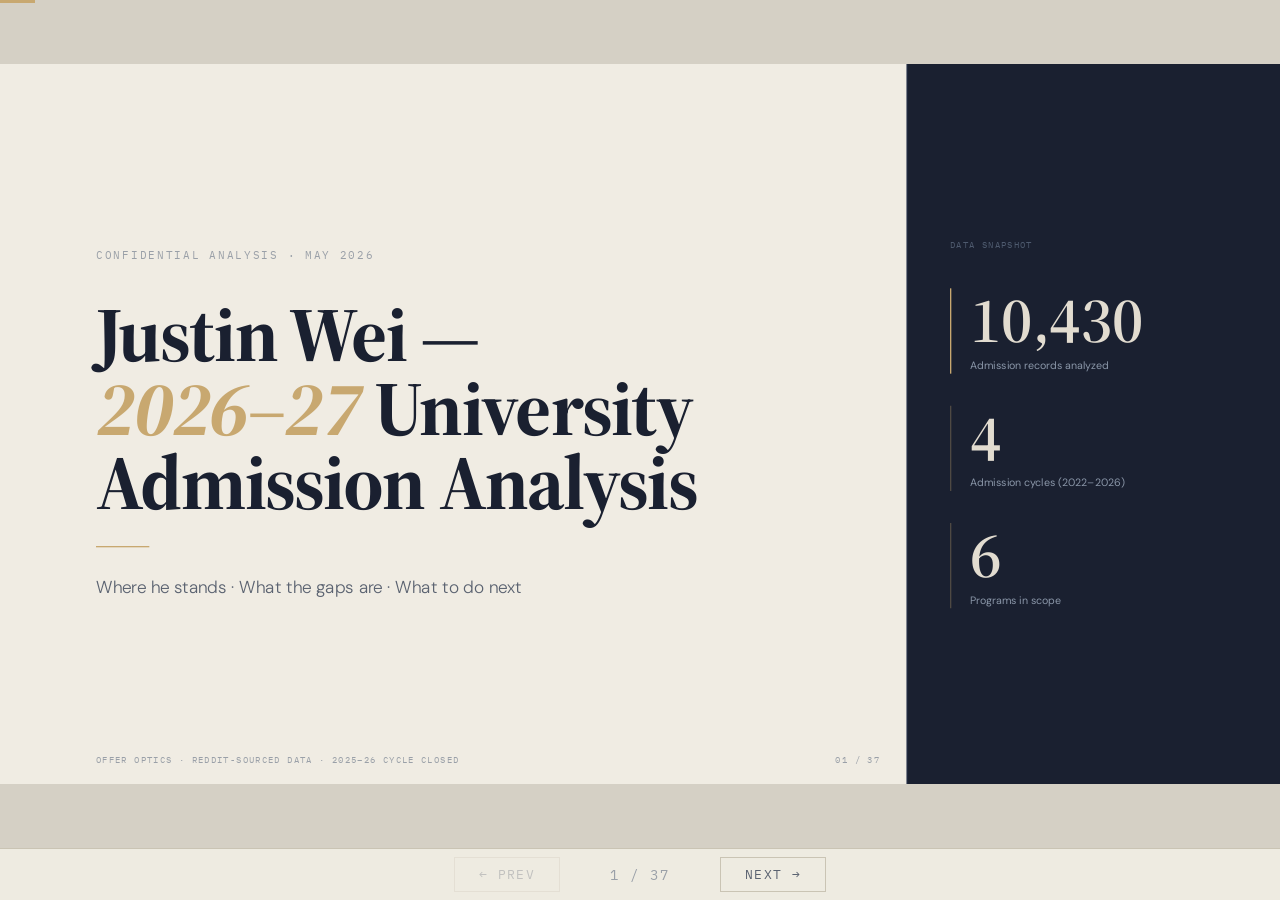
<file: docs/slides.html>
<!DOCTYPE html>
<html lang="en">
<head>
<meta charset="UTF-8">
<meta name="viewport" content="width=device-width, initial-scale=1.0">
<title>Justin Wei — 2026–27 University Admission Analysis</title>
<link rel="preconnect" href="https://fonts.googleapis.com">
<link rel="preconnect" href="https://fonts.gstatic.com" crossorigin>
<link href="https://fonts.googleapis.com/css2?family=Source+Serif+4:ital,opsz,wght@0,8..60,300;0,8..60,400;0,8..60,600;0,8..60,700;1,8..60,300;1,8..60,400;1,8..60,600;1,8..60,700&family=DM+Sans:wght@300;400;500&family=IBM+Plex+Mono:wght@400;500&display=swap" rel="stylesheet">
<style>
/* === VIEWPORT BASE === */
*, *::before, *::after { box-sizing: border-box; margin: 0; padding: 0; }
html, body { width: 100%; height: 100%; overflow: hidden; background: #D5D0C5; }
.deck-viewport { position: fixed; inset: 0; overflow: hidden; background: #D5D0C5; }
.deck-stage {
  position: absolute; left: 0; top: 0;
  width: 1920px; height: 1080px;
  overflow: hidden; transform-origin: 0 0;
}
.slide {
  position: absolute; inset: 0;
  width: 1920px; height: 1080px;
  overflow: hidden; display: block;
  visibility: hidden; opacity: 0; pointer-events: none;
}
.slide.active { visibility: visible; opacity: 1; pointer-events: auto; z-index: 1; }
img, video, canvas, svg { max-width: 100%; max-height: 100%; }
@media (prefers-reduced-motion: reduce) {
  *, *::before, *::after { animation-duration: 0.01ms !important; transition-duration: 0.2s !important; }
}

/* === SIGNAL DESIGN SYSTEM === */
:root {
  --navy:        #1C2644;
  --navy-alt:    #232F55;
  --cream:       #F0ECE3;
  --cream-alt:   #E6E0D4;
  --text-warm:   #E2DCD0;
  --text-muted-dark: #8A96A8;
  --text-hint-dark:  #4E5A6E;
  --ink:         #1A2030;
  --text-muted-light: #5A6270;
  --text-hint-light:  #9AA0A8;
  --gold:        #C8A870;
  --border-dark: #2E3D5C;
  --border-light: #CAC4B4;
  /* verdict/severity */
  --safety-bg:   #1F3D2B; --safety-fg: #6BC98E;
  --target-bg:   #1A2C50; --target-fg: #6BA4D8;
  --reach-bg:    #3D2800; --reach-fg: #D4A055;
  --critical-bg: #3D1212; --critical-fg: #E06060;
  --high-bg:     #3D2200; --high-fg:  #D4854A;
  --medium-bg:   #3D3300; --medium-fg: #C8B055;
}

/* === SURFACES === */
.slide.dark  { background: var(--navy); }
.slide.light { background: var(--cream); }

.slide.dark::before {
  content: ''; position: absolute; inset: 0; pointer-events: none;
  background-image:
    repeating-linear-gradient(0deg,   rgba(200,168,112,0.04) 0, rgba(200,168,112,0.04) 1px, transparent 1px, transparent 80px),
    repeating-linear-gradient(90deg,  rgba(200,168,112,0.04) 0, rgba(200,168,112,0.04) 1px, transparent 1px, transparent 80px);
}

/* === TYPOGRAPHY === */
.ss4   { font-family: 'Source Serif 4', serif; }
.dm    { font-family: 'DM Sans', sans-serif; }
.mono  { font-family: 'IBM Plex Mono', monospace; }

.t-display { font-family: 'Source Serif 4', serif; font-size: 116px; font-weight: 700; line-height: 0.96; letter-spacing: -0.02em; }
.t-h1      { font-family: 'Source Serif 4', serif; font-size: 80px;  font-weight: 600; line-height: 1.05; letter-spacing: -0.015em; }
.t-h2      { font-family: 'Source Serif 4', serif; font-size: 54px;  font-weight: 600; line-height: 1.1; }
.t-h3      { font-family: 'Source Serif 4', serif; font-size: 34px;  font-weight: 600; line-height: 1.2; }
.t-lead    { font-family: 'DM Sans', sans-serif;   font-size: 26px;  font-weight: 300; line-height: 1.55; }
.t-body    { font-family: 'DM Sans', sans-serif;   font-size: 20px;  font-weight: 400; line-height: 1.55; }
.t-small   { font-family: 'DM Sans', sans-serif;   font-size: 16px;  font-weight: 400; line-height: 1.5; }
.t-caption { font-family: 'IBM Plex Mono', monospace; font-size: 13px; letter-spacing: 0.12em; text-transform: uppercase; }
.t-kicker  { font-family: 'IBM Plex Mono', monospace; font-size: 17px; letter-spacing: 0.18em; text-transform: uppercase; }
.t-stat    { font-family: 'Source Serif 4', serif; font-size: 96px;  font-weight: 600; line-height: 1; }
.t-stat-sm { font-family: 'Source Serif 4', serif; font-size: 64px;  font-weight: 600; line-height: 1; }

/* italic always gold */
em { font-style: italic; color: var(--gold); }

/* colors by surface */
.dark  .c-primary   { color: var(--text-warm); }
.dark  .c-secondary { color: var(--text-muted-dark); }
.dark  .c-hint      { color: var(--text-hint-dark); }
.dark  .c-gold      { color: var(--gold); }
.light .c-primary   { color: var(--ink); }
.light .c-secondary { color: var(--text-muted-light); }
.light .c-hint      { color: var(--text-hint-light); }
.light .c-gold      { color: var(--gold); }

/* === LAYOUT PRIMITIVES === */
.pad-slide { padding: 0 144px; }
.pad-top   { padding-top: 72px; }

.gold-rule-h { height: 2px; background: var(--gold); }
.gold-rule-v { width: 2px; background: linear-gradient(to bottom, transparent 0%, var(--gold) 20%, var(--gold) 80%, transparent 100%); }

/* chrome bar */
.chrome {
  display: flex; align-items: center; justify-content: space-between;
  height: 88px; padding: 0 144px;
  border-bottom: 1px solid;
}
.dark  .chrome { border-color: var(--border-dark); }
.light .chrome { border-color: var(--border-light); }

/* content area */
.body-area {
  position: absolute;
  top: 88px; left: 0; right: 0; bottom: 80px;
  padding: 0 144px;
  display: flex; flex-direction: column; justify-content: center;
}

/* footer */
.footer-line {
  position: absolute; bottom: 0; left: 0; right: 0;
  height: 80px; padding: 0 144px;
  display: flex; align-items: center; justify-content: space-between;
  border-top: 1px solid;
}
.dark  .footer-line { border-color: var(--border-dark); }
.light .footer-line { border-color: var(--border-light); }

/* === BADGES === */
.badge {
  display: inline-flex; align-items: center;
  padding: 6px 18px; border-radius: 3px;
  font-family: 'IBM Plex Mono', monospace;
  font-size: 13px; letter-spacing: 0.1em; font-weight: 500;
  text-transform: uppercase;
}
.badge-safety   { background: var(--safety-bg);   color: var(--safety-fg); }
.badge-target   { background: var(--target-bg);   color: var(--target-fg); }
.badge-reach    { background: var(--reach-bg);    color: var(--reach-fg); }
.badge-critical { background: var(--critical-bg); color: var(--critical-fg); }
.badge-high     { background: var(--high-bg);     color: var(--high-fg); }
.badge-medium   { background: var(--medium-bg);   color: var(--medium-fg); }
.badge-strong   { background: #1F3D2B; color: #6BC98E; }
.badge-needs    { background: var(--reach-bg); color: var(--reach-fg); }
.badge-competitive { background: var(--target-bg); color: var(--target-fg); }

/* === TABLES === */
.signal-table {
  width: 100%; border-collapse: collapse;
  font-family: 'DM Sans', sans-serif;
}
.signal-table th {
  font-family: 'IBM Plex Mono', monospace;
  font-size: 13px; letter-spacing: 0.12em; text-transform: uppercase;
  font-weight: 500; padding: 0 0 20px 0; text-align: left;
  border-bottom: 1px solid;
}
.signal-table td {
  font-size: 19px; padding: 18px 0;
  border-bottom: 1px solid;
  vertical-align: middle;
}
.dark  .signal-table th { color: var(--text-hint-dark);  border-color: var(--border-dark); }
.dark  .signal-table td { color: var(--text-warm);        border-color: var(--border-dark); }
.light .signal-table th { color: var(--text-hint-light);  border-color: var(--border-light); }
.light .signal-table td { color: var(--ink);               border-color: var(--border-light); }
.signal-table td.num { font-family: 'Source Serif 4', serif; font-weight: 600; font-size: 20px; color: var(--gold); }
.signal-table td.warn { color: #E06060; font-weight: 500; }
.signal-table tr:last-child td { border-bottom: none; }

/* === CALLOUT BOXES === */
.callout {
  border-left: 3px solid var(--gold);
  padding: 20px 32px;
  background: rgba(200,168,112,0.06);
}
.callout-warn {
  border-left: 3px solid #C94040;
  padding: 20px 32px;
  background: rgba(201,64,64,0.08);
}

/* === STAT BLOCKS === */
.stat-block { border-left: 2px solid var(--gold); padding-left: 28px; }
.stat-block.dim { border-color: rgba(200,168,112,0.3); }

/* === ANIMATION === */
.slide.active .anim-up {
  animation: slideUp 0.55s ease both;
}
.slide.active .anim-up:nth-child(1) { animation-delay: 0.05s; }
.slide.active .anim-up:nth-child(2) { animation-delay: 0.15s; }
.slide.active .anim-up:nth-child(3) { animation-delay: 0.25s; }
.slide.active .anim-up:nth-child(4) { animation-delay: 0.35s; }
.slide.active .anim-up:nth-child(5) { animation-delay: 0.45s; }
.slide.active .anim-up:nth-child(6) { animation-delay: 0.55s; }

@keyframes slideUp {
  from { opacity: 0; transform: translateY(22px); }
  to   { opacity: 1; transform: translateY(0); }
}
.slide.active .anim-fade { animation: fadeIn 0.6s ease both; }
@keyframes fadeIn { from { opacity: 0; } to { opacity: 1; } }

/* === PROGRESS BAR === */
#progress-bar {
  position: fixed; top: 0; left: 0; height: 3px;
  background: var(--gold); z-index: 100;
  transition: width 0.3s ease;
}

/* === DECK CONTROLS — LIGHT THEME === */
.deck-controls {
  position: fixed; bottom: 0; left: 0; right: 0;
  height: 52px; z-index: 100;
  display: flex; align-items: center; justify-content: center; gap: 40px;
  background: rgba(240,236,227,0.95); backdrop-filter: blur(8px);
  border-top: 1px solid #CAC4B4;
}
.deck-controls button {
  background: none; border: 1px solid #CAC4B4;
  color: #5A6270; padding: 8px 24px;
  font-family: 'IBM Plex Mono', monospace; font-size: 13px;
  cursor: pointer; letter-spacing: 0.1em; text-transform: uppercase;
  transition: border-color 0.2s, color 0.2s;
}
.deck-controls button:hover { border-color: var(--gold); color: var(--gold); }
.deck-controls button:disabled { opacity: 0.3; cursor: default; }
#slide-counter { font-family: 'IBM Plex Mono', monospace; font-size: 14px; color: #9AA0A8; letter-spacing: 0.15em; min-width: 80px; text-align: center; }

/* === CHAIN (EC narrative) === */
.chain-dot {
  width: 48px; height: 48px; border-radius: 50%;
  background: #1A2030; border: 2px solid #C8A870;
  display: flex; align-items: center; justify-content: center;
  font-family: 'IBM Plex Mono', monospace; font-size: 13px;
  color: #C8A870; font-weight: 500; flex-shrink: 0;
}

/* === GPA BAR === */
.gpa-track {
  position: relative; border-radius: 4px; overflow: hidden;
  background: #E6E0D4; border: 1px solid #CAC4B4;
}
.gpa-fill {
  height: 100%; border-radius: 4px 0 0 4px;
  background: linear-gradient(to right, #CAC4B4, #C8A870);
}
</style>
</head>
<body>

<div id="progress-bar"></div>
<div class="deck-viewport">
  <div class="deck-stage" id="stage">

    <!-- ====================== SLIDE 1 — COVER ====================== -->
    <div class="slide light active" id="slide-1">
      <!-- left column -->
      <div style="position:absolute;left:144px;top:0;bottom:0;width:1000px;display:flex;flex-direction:column;justify-content:center;">
        <div class="t-kicker anim-up" style="color:#9AA0A8;margin-bottom:52px;">Confidential Analysis · May 2026</div>
        <div class="t-display anim-up" style="color:#1A2030;margin-bottom:40px;">
          Justin Wei —<br>
          <em>2026–27</em> University<br>
          Admission Analysis
        </div>
        <div class="gold-rule-h anim-up" style="width:80px;margin-bottom:40px;"></div>
        <div class="t-lead anim-up" style="color:#5A6270;">
          Where he stands · What the gaps are · What to do next
        </div>
      </div>

      <!-- right panel — dark accent -->
      <div style="position:absolute;right:0;top:0;bottom:0;width:560px;background:#1A2030;border-left:1px solid #2E3D5C;">
        <div style="position:absolute;left:64px;top:50%;transform:translateY(-50%);" class="anim-fade">
          <div class="t-caption" style="color:#4E5A6E;margin-bottom:56px;">Data Snapshot</div>
          <div style="border-left:2px solid var(--gold);padding-left:28px;margin-bottom:48px;">
            <div class="t-stat" style="color:#E2DCD0;">10,430</div>
            <div class="t-small" style="color:#8A96A8;margin-top:8px;">Admission records analyzed</div>
          </div>
          <div style="border-left:2px solid rgba(200,168,112,0.3);padding-left:28px;margin-bottom:48px;">
            <div class="t-stat" style="color:#E2DCD0;">4</div>
            <div class="t-small" style="color:#8A96A8;margin-top:8px;">Admission cycles (2022–2026)</div>
          </div>
          <div style="border-left:2px solid rgba(200,168,112,0.3);padding-left:28px;">
            <div class="t-stat" style="color:#E2DCD0;">6</div>
            <div class="t-small" style="color:#8A96A8;margin-top:8px;">Programs in scope</div>
          </div>
        </div>
      </div>

      <div class="t-caption" style="position:absolute;bottom:28px;left:144px;color:#9AA0A8;">Offer Optics · Reddit-Sourced Data · 2025–26 Cycle Closed</div>
      <div class="t-caption" style="position:absolute;bottom:28px;right:600px;color:#9AA0A8;">01 / 37</div>
    </div>

    <!-- ====================== SLIDE 2 — DATASET & METHODOLOGY ====================== -->
    <div class="slide light" id="slide-2">
      <div class="chrome">
        <div class="t-kicker" style="color:var(--text-hint-light);">Dataset</div>
        <div class="t-caption" style="color:var(--text-hint-light);">02 / 37</div>
      </div>
      <div class="body-area" style="justify-content:flex-start;padding-top:44px;">
        <div class="t-h1 anim-up" style="color:var(--ink);margin-bottom:10px;">About <em>This Analysis</em></div>
        <div class="gold-rule-h anim-up" style="width:60px;margin-bottom:32px;"></div>

        <div style="display:flex;flex-direction:column;gap:18px;max-width:1100px;" class="anim-up">
          <div class="callout">
            <div class="t-body" style="color:var(--ink);"><strong>10,430 rows</strong> across 4 Reddit-sourced cycles (2022-23 through 2025-26)</div>
          </div>
          <div class="callout">
            <div class="t-body" style="color:var(--ink);">~<strong>95%+ of Reddit reports are accepted applicants</strong> — percentiles shown are relative to the <em>admitted population</em>, not the full applicant pool</div>
          </div>
          <div class="callout">
            <div class="t-body" style="color:var(--ink);"><strong>OOP samples are small</strong> (n=4–9 per Tier-1 program) — treat floors as directional, not hard cutoffs</div>
          </div>
          <div class="callout">
            <div class="t-body" style="color:var(--ink);">2026-27 supp app questions will differ from 2025-26; <strong>prepare for the format</strong>, not specific prompts</div>
          </div>
        </div>

        <div style="margin-top:36px;" class="anim-up">
          <table class="signal-table" style="font-size:17px;max-width:1400px;">
            <thead>
              <tr>
                <th style="width:300px;">Program</th>
                <th style="width:200px;">2025-26 Acc n</th>
                <th style="width:280px;">2025-26 Rej/Def n</th>
                <th>Cycles</th>
              </tr>
            </thead>
            <tbody>
              <tr><td><strong>McMaster BHSc</strong></td><td class="num">47</td><td>45 rej</td><td>4</td></tr>
              <tr><td><strong>Queen's BHSc</strong></td><td class="num">44</td><td>11 rej · 13 WL</td><td>4</td></tr>
              <tr><td><strong>Waterloo CS</strong></td><td class="num">47</td><td>14 def · 1 rej</td><td>4</td></tr>
              <tr><td><strong>UofT / Western / Queen's LS</strong></td><td class="num">88 / 91 / 49</td><td>8 / 0 / 0</td><td>4</td></tr>
            </tbody>
          </table>
        </div>
      </div>
      <div class="footer-line">
        <div class="t-caption" style="color:var(--text-hint-light);">Offer Optics · May 2026</div>
      </div>
    </div>

    <!-- ====================== SLIDE 3 — SECTION DIVIDER: Justin's Goals ====================== -->
    <div class="slide light" id="slide-3">
      <div style="position:absolute;inset:0;display:flex;flex-direction:column;justify-content:center;padding:0 200px;">
        <div class="t-caption" style="color:#9AA0A8;margin-bottom:24px;">SECTION 01</div>
        <div class="gold-rule-h" style="width:64px;margin-bottom:32px;"></div>
        <div class="t-display" style="color:#1A2030;">Justin's Goals</div>
        <div class="t-lead" style="color:#5A6270;margin-top:28px;">Two different games. Six programs.</div>
      </div>
    </div>

    <!-- ====================== SLIDE 4 — TIER 1 GOALS ====================== -->
    <div class="slide light" id="slide-4">
      <div class="chrome">
        <div class="t-kicker" style="color:var(--text-hint-light);">Justin's Goals — Tier 1</div>
        <div class="t-caption" style="color:var(--text-hint-light);">04 / 37</div>
      </div>
      <div class="body-area" style="justify-content:flex-start;padding-top:40px;">
        <div class="t-h1 anim-up" style="color:var(--ink);margin-bottom:10px;">Tier 1 Targets: <em>A Different Game</em></div>
        <div class="gold-rule-h anim-up" style="width:60px;margin-bottom:24px;"></div>
        <div class="callout anim-up" style="max-width:1400px;margin-bottom:28px;">
          <span class="t-body" style="color:var(--ink);">GPA gets you to the table. The supplementary application decides the seat. For Tier 1 programs, rejected applicants routinely have equal or higher GPAs than accepted ones.</span>
        </div>
        <table class="signal-table anim-up" style="font-size:16px;">
          <thead>
            <tr>
              <th style="width:220px;">Program</th>
              <th style="width:130px;">Verdict</th>
              <th style="width:340px;">GPA Rank vs Accepted Pool</th>
              <th style="width:380px;">Supp App Format</th>
              <th>Justin's Readiness</th>
            </tr>
          </thead>
          <tbody>
            <tr>
              <td><strong>McMaster BHSc</strong></td>
              <td><span class="badge badge-target">Target</span></td>
              <td>28th percentile · 1.2% below median</td>
              <td>2 written essays · 1,500 chars · scored by 6 reviewers</td>
              <td><span class="badge badge-strong">Strong Fit</span></td>
            </tr>
            <tr>
              <td><strong>Queen's BHSc</strong></td>
              <td><span class="badge badge-target">Target</span></td>
              <td>37th percentile · 0.4% below median</td>
              <td>KIRA: timed written (10 min) + video (2 min)</td>
              <td><span class="badge badge-strong">Strong Fit</span></td>
            </tr>
            <tr>
              <td><strong>Waterloo CS</strong></td>
              <td><span class="badge badge-reach">Reach</span></td>
              <td>20th percentile · 2.3% below median</td>
              <td>AIF: contests, projects, programming experience</td>
              <td><span class="badge badge-strong">Strong Fit</span></td>
            </tr>
          </tbody>
        </table>
      </div>
      <div class="footer-line">
        <div class="t-caption" style="color:var(--text-hint-light);">Offer Optics · May 2026</div>
      </div>
    </div>

    <!-- ====================== SLIDE 5 — TIER 2 GOALS ====================== -->
    <div class="slide light" id="slide-5">
      <div class="chrome">
        <div class="t-kicker" style="color:var(--text-hint-light);">Justin's Goals — Tier 2</div>
        <div class="t-caption" style="color:var(--text-hint-light);">05 / 37</div>
      </div>
      <div class="body-area" style="justify-content:flex-start;padding-top:40px;">
        <div class="t-h1 anim-up" style="color:var(--ink);margin-bottom:10px;">Tier 2 Programs: <em>A GPA Game</em></div>
        <div class="gold-rule-h anim-up" style="width:60px;margin-bottom:24px;"></div>
        <div class="callout anim-up" style="max-width:1400px;margin-bottom:28px;">
          <span class="t-body" style="color:var(--ink);">No supplementary applications. Academic record decides everything. Justin's 95.5% projected average is at or above the median for all three programs — these are strong positions.</span>
        </div>
        <table class="signal-table anim-up" style="font-size:16px;">
          <thead>
            <tr>
              <th style="width:280px;">Program</th>
              <th style="width:130px;">Verdict</th>
              <th style="width:340px;">GPA Rank vs Accepted Pool</th>
              <th style="width:320px;">Justin vs Median</th>
              <th>First Decisions</th>
            </tr>
          </thead>
          <tbody>
            <tr>
              <td><strong>UofT Life Sci St. George</strong></td>
              <td><span class="badge badge-safety">Safety</span></td>
              <td>66th percentile</td>
              <td class="num">95.5% vs 94.6% median (+0.9%)</td>
              <td>Jan 2026</td>
            </tr>
            <tr>
              <td><strong>Western BMSc</strong></td>
              <td><span class="badge badge-target">Target</span></td>
              <td>54th percentile</td>
              <td class="num">95.5% vs 95.0% median (+0.5%)</td>
              <td>Nov 2025</td>
            </tr>
            <tr>
              <td><strong>Queen's Life Sci</strong></td>
              <td><span class="badge badge-target">Target</span></td>
              <td>60th percentile</td>
              <td class="num">95.5% vs 94.7% median (+0.8%)</td>
              <td>Oct 2025</td>
            </tr>
          </tbody>
        </table>
      </div>
      <div class="footer-line">
        <div class="t-caption" style="color:var(--text-hint-light);">Offer Optics · May 2026</div>
      </div>
    </div>

    <!-- ====================== SLIDE 6 — SECTION DIVIDER: Justin's Situation ====================== -->
    <div class="slide light" id="slide-6">
      <div style="position:absolute;inset:0;display:flex;flex-direction:column;justify-content:center;padding:0 200px;">
        <div class="t-caption" style="color:#9AA0A8;margin-bottom:24px;">SECTION 02</div>
        <div class="gold-rule-h" style="width:64px;margin-bottom:32px;"></div>
        <div class="t-display" style="color:#1A2030;">Justin's Situation</div>
        <div class="t-lead" style="color:#5A6270;margin-top:28px;">One course gap. One coherent story.</div>
      </div>
    </div>

    <!-- ====================== SLIDE 7 — JUSTIN'S GPA ====================== -->
    <div class="slide light" id="slide-7">
      <div class="chrome">
        <div class="t-kicker" style="color:var(--text-hint-light);">Justin's Situation — GPA</div>
        <div class="t-caption" style="color:var(--text-hint-light);">07 / 37</div>
      </div>
      <div class="body-area" style="justify-content:flex-start;padding-top:36px;">
        <div class="t-h1 anim-up" style="color:var(--ink);margin-bottom:10px;">Grade 12 <em>Projected Courses</em></div>
        <div class="gold-rule-h anim-up" style="width:60px;margin-bottom:28px;"></div>

        <div style="display:flex;gap:80px;" class="anim-up">
          <!-- Left: course table (55%) -->
          <div style="width:55%;">
            <table class="signal-table" style="font-size:16px;">
              <thead>
                <tr>
                  <th style="width:220px;">Course</th>
                  <th style="width:220px;">Alberta Equiv</th>
                  <th style="width:100px;text-align:right;">Low</th>
                  <th style="width:100px;text-align:right;">Mid</th>
                  <th style="text-align:right;">High</th>
                </tr>
              </thead>
              <tbody>
                <tr>
                  <td>Math 30-1</td><td>Adv Functions</td>
                  <td class="num" style="text-align:right;">98</td><td class="num" style="text-align:right;">99</td><td class="num" style="text-align:right;">100</td>
                </tr>
                <tr>
                  <td>Math 31</td><td>Calc &amp; Vectors</td>
                  <td class="num" style="text-align:right;">98</td><td class="num" style="text-align:right;">99</td><td class="num" style="text-align:right;">100</td>
                </tr>
                <tr style="background:rgba(201,64,64,0.06);">
                  <td><strong>ELA 30-1</strong> ⚠</td><td>ENG4U</td>
                  <td style="text-align:right;color:#E06060;font-weight:600;font-family:'Source Serif 4',serif;">85</td>
                  <td style="text-align:right;color:#E06060;font-weight:600;font-family:'Source Serif 4',serif;">87.5</td>
                  <td style="text-align:right;color:#E06060;font-weight:600;font-family:'Source Serif 4',serif;">90</td>
                </tr>
                <tr>
                  <td>Biology 30</td><td>SBI4U</td>
                  <td class="num" style="text-align:right;">95</td><td class="num" style="text-align:right;">97.5</td><td class="num" style="text-align:right;">100</td>
                </tr>
                <tr>
                  <td>Chemistry 30</td><td>SCH4U</td>
                  <td class="num" style="text-align:right;">95</td><td class="num" style="text-align:right;">97.5</td><td class="num" style="text-align:right;">100</td>
                </tr>
                <tr>
                  <td>French 30-1</td><td>FSF4U</td>
                  <td class="num" style="text-align:right;">90</td><td class="num" style="text-align:right;">92.5</td><td class="num" style="text-align:right;">95</td>
                </tr>
              </tbody>
            </table>
            <div style="margin-top:20px;padding:16px 20px;background:var(--cream-alt);border:1px solid var(--border-light);border-radius:3px;">
              <div class="t-small" style="color:var(--ink);">
                <strong>Projected Top-6:</strong>
                <span style="color:#C94040;">93.5%</span> (low) /
                <span style="color:var(--gold);">95.5%</span> (mid) /
                <span style="color:#4A7C59;">97.5%</span> (high)
              </div>
            </div>
          </div>

          <!-- Right: ELA lever (40%) -->
          <div style="width:40%;display:flex;flex-direction:column;gap:20px;">
            <div class="stat-block">
              <div class="t-h3" style="color:var(--ink);">ELA 30-1 is the lever</div>
            </div>
            <div>
              <div class="t-caption" style="color:var(--text-hint-light);margin-bottom:12px;">Current (ELA mid = 87.5%)</div>
              <div class="gpa-track" style="height:52px;margin-bottom:6px;">
                <div class="gpa-fill" style="width:70%;"></div>
                <div style="position:absolute;right:12px;top:50%;transform:translateY(-50%);font-family:'Source Serif 4',serif;font-size:24px;font-weight:600;color:#C94040;">95.5%</div>
              </div>
            </div>
            <div>
              <div class="t-caption" style="color:var(--text-hint-light);margin-bottom:12px;">Target (ELA → 92–93%)</div>
              <div class="gpa-track" style="height:52px;margin-bottom:6px;">
                <div class="gpa-fill" style="width:84%;"></div>
                <div style="position:absolute;right:12px;top:50%;transform:translateY(-50%);font-family:'Source Serif 4',serif;font-size:24px;font-weight:600;color:var(--ink);">97.0–97.3%</div>
              </div>
            </div>
            <div style="display:flex;flex-direction:column;gap:10px;margin-top:8px;">
              <div style="font-family:'IBM Plex Mono',monospace;font-size:12px;color:#4A7C59;letter-spacing:0.08em;">✓ Clears McMaster OOP floor (~97.0% min observed)</div>
              <div style="font-family:'IBM Plex Mono',monospace;font-size:12px;color:#4A7C59;letter-spacing:0.08em;">✓ Above Queen's BHSc acceptance median (95.9%)</div>
              <div style="font-family:'IBM Plex Mono',monospace;font-size:12px;color:#4A7C59;letter-spacing:0.08em;">✓ Inside Waterloo CS competitive range (deferred median: 96.2%)</div>
            </div>
          </div>
        </div>
      </div>
      <div class="footer-line">
        <div class="t-caption" style="color:var(--text-hint-light);">Offer Optics · May 2026</div>
      </div>
    </div>

    <!-- ====================== SLIDE 8 — JUSTIN'S EC ====================== -->
    <div class="slide light" id="slide-8">
      <div class="chrome">
        <div class="t-kicker" style="color:var(--text-hint-light);">Justin's Situation — Extracurriculars</div>
        <div class="t-caption" style="color:var(--text-hint-light);">08 / 37</div>
      </div>
      <div class="body-area" style="justify-content:flex-start;padding-top:32px;">
        <div class="t-h1 anim-up" style="color:var(--ink);margin-bottom:8px;">The <em>Narrative</em> That Connects Everything</div>
        <div class="gold-rule-h anim-up" style="width:60px;margin-bottom:28px;"></div>

        <!-- Chain -->
        <div style="display:flex;align-items:flex-start;" class="anim-up">
          <!-- Step 1 -->
          <div style="display:flex;flex-direction:column;align-items:center;width:200px;">
            <div class="chain-dot">01</div>
            <div style="margin-top:16px;text-align:center;padding:0 6px;">
              <div class="t-caption" style="color:var(--text-hint-light);margin-bottom:4px;">Grade 9</div>
              <div class="t-small" style="color:var(--ink);font-weight:500;">Classmate drops out</div>
              <div class="t-caption" style="color:var(--text-hint-light);">mental health after Old Scona</div>
            </div>
          </div>
          <div style="flex:1;height:2px;margin-top:23px;background:linear-gradient(to right,#C8A870,rgba(200,168,112,0.5));"></div>
          <!-- Step 2 -->
          <div style="display:flex;flex-direction:column;align-items:center;width:200px;">
            <div class="chain-dot">02</div>
            <div style="margin-top:16px;text-align:center;padding:0 6px;">
              <div class="t-caption" style="color:var(--text-hint-light);margin-bottom:4px;">2023</div>
              <div class="t-small" style="color:var(--ink);font-weight:500;">Founded HelpingMinds.ca</div>
              <div class="t-caption" style="color:var(--text-hint-light);">non-profit mental health</div>
            </div>
          </div>
          <div style="flex:1;height:2px;margin-top:23px;background:rgba(200,168,112,0.5);"></div>
          <!-- Step 3 -->
          <div style="display:flex;flex-direction:column;align-items:center;width:200px;">
            <div class="chain-dot">03</div>
            <div style="margin-top:16px;text-align:center;padding:0 6px;">
              <div class="t-caption" style="color:var(--text-hint-light);margin-bottom:4px;">2023–Now</div>
              <div class="t-small" style="color:var(--ink);font-weight:500;">Chatter mentor</div>
              <div class="t-caption" style="color:var(--text-hint-light);">100+ hrs · neurodiverse</div>
            </div>
          </div>
          <div style="flex:1;height:2px;margin-top:23px;background:rgba(200,168,112,0.5);"></div>
          <!-- Step 4 -->
          <div style="display:flex;flex-direction:column;align-items:center;width:200px;">
            <div class="chain-dot">04</div>
            <div style="margin-top:16px;text-align:center;padding:0 6px;">
              <div class="t-caption" style="color:var(--text-hint-light);margin-bottom:4px;">2024–Now</div>
              <div class="t-small" style="color:var(--ink);font-weight:500;">IB CS IA</div>
              <div class="t-caption" style="color:var(--text-hint-light);">ML risk detection tool</div>
            </div>
          </div>
          <div style="flex:1;height:2px;margin-top:23px;background:rgba(200,168,112,0.5);"></div>
          <!-- Step 5 -->
          <div style="display:flex;flex-direction:column;align-items:center;width:200px;">
            <div class="chain-dot">05</div>
            <div style="margin-top:16px;text-align:center;padding:0 6px;">
              <div class="t-caption" style="color:var(--text-hint-light);margin-bottom:4px;">Jul 2025</div>
              <div class="t-small" style="color:var(--ink);font-weight:500;">30h histopathology</div>
              <div class="t-caption" style="color:var(--text-hint-light);">Dr. Kanwal · Misericordia</div>
            </div>
          </div>
          <div style="flex:1;height:2px;margin-top:23px;background:linear-gradient(to right,rgba(200,168,112,0.5),#C8A870);"></div>
          <!-- Step 6 -->
          <div style="display:flex;flex-direction:column;align-items:center;width:200px;">
            <div class="chain-dot" style="background:rgba(200,168,112,0.15);border-color:#C8A870;">06</div>
            <div style="margin-top:16px;text-align:center;padding:0 6px;">
              <div class="t-caption" style="color:var(--gold);margin-bottom:4px;">Jun 2026</div>
              <div class="t-small" style="color:var(--gold);font-weight:500;">Harvard MEDScience</div>
              <div class="t-caption" style="color:var(--text-hint-light);">AI surgical robots · Harvard Med</div>
            </div>
          </div>
        </div>

        <!-- Credentials row -->
        <div style="display:flex;gap:48px;margin-top:36px;" class="anim-up">
          <div style="flex:1;border-top:1px solid var(--border-light);padding-top:16px;">
            <div class="t-caption" style="color:var(--text-hint-light);margin-bottom:10px;">Competition Credentials</div>
            <div class="t-small" style="color:var(--text-muted-light);line-height:1.7;">IMC 2024 Merit (India) · CyberPatriot National Finalist · COMC Distinction · Kaggle top 20% (S6E8) · AP Bio 5 · BIBO Silver · UW Pascal/Fryer/CIMC Distinctions</div>
          </div>
          <div style="flex:1;border-top:1px solid var(--border-light);padding-top:16px;">
            <div class="t-caption" style="color:var(--text-hint-light);margin-bottom:10px;">Leadership</div>
            <div class="t-small" style="color:var(--text-muted-light);line-height:1.7;">Founder &amp; President, HelpingMinds.ca · Co-President, Math Club (elected) · Co-President, CS Club (elected) · Community Helpers (AHS, suicide prevention) · LinkedIn: mental health ML article (published)</div>
          </div>
        </div>
      </div>
      <div class="footer-line">
        <div class="t-caption" style="color:var(--text-hint-light);">Offer Optics · May 2026</div>
      </div>
    </div>

    <!-- ====================== SLIDE 9 — SECTION DIVIDER: McMaster BHSc ====================== -->
    <div class="slide light" id="slide-9">
      <div style="position:absolute;inset:0;display:flex;flex-direction:column;justify-content:center;padding:0 200px;">
        <div class="t-caption" style="color:#9AA0A8;margin-bottom:24px;">SECTION 03</div>
        <div class="gold-rule-h" style="width:64px;margin-bottom:32px;"></div>
        <div class="t-display" style="color:#1A2030;">McMaster BHSc</div>
        <div class="t-lead" style="color:#5A6270;margin-top:28px;">Target — conditional on ELA and supp app execution.</div>
      </div>
    </div>

    <!-- ====================== SLIDE 10 — McMASTER REQUIREMENTS ====================== -->
    <div class="slide light" id="slide-10">
      <div class="chrome">
        <div class="t-kicker" style="color:var(--text-hint-light);">McMaster BHSc — Requirements</div>
        <div class="t-caption" style="color:var(--text-hint-light);">10 / 37</div>
      </div>
      <div class="body-area" style="justify-content:flex-start;padding-top:40px;">
        <div class="t-h1 anim-up" style="color:var(--ink);margin-bottom:10px;"><em>McMaster</em> BHSc: What You Need</div>
        <div class="gold-rule-h anim-up" style="width:60px;margin-bottom:28px;"></div>

        <div style="display:flex;gap:80px;" class="anim-up">
          <!-- Left: Academic -->
          <div style="flex:1;border-right:1px solid var(--border-light);padding-right:64px;">
            <div class="t-caption" style="color:var(--text-hint-light);margin-bottom:20px;">Academic Requirements</div>
            <div style="display:flex;flex-direction:column;gap:14px;">
              <div class="stat-block"><div class="t-body" style="color:var(--ink);">6 Grade 12 courses required</div></div>
              <div class="stat-block dim"><div class="t-body" style="color:var(--ink);">Required: ELA 30-1 (ENG4U equiv) — min 80% Alberta</div></div>
              <div class="stat-block dim"><div class="t-body" style="color:var(--ink);">No specific science requirements stated; Bio 30 + Chem 30 strongly recommended</div></div>
              <div class="stat-block dim"><div class="t-body" style="color:var(--ink);">Physics 30 <strong>not required</strong></div></div>
              <div class="stat-block dim"><div class="t-body" style="color:#4A7C59;font-weight:500;">✓ Justin's status: all requirements met</div></div>
              <div class="stat-block dim"><div class="t-body" style="color:var(--ink);">No CASPer required</div></div>
            </div>
          </div>

          <!-- Right: Supp App -->
          <div style="flex:1.1;">
            <div class="t-caption" style="color:var(--text-hint-light);margin-bottom:20px;">Supplementary Application</div>
            <div style="display:flex;flex-direction:column;gap:14px;">
              <div class="stat-block"><div class="t-body" style="color:var(--ink);">Portal opens: <strong>~Feb 2–5, 2027 (3–4 day window ONLY)</strong></div></div>
              <div class="stat-block dim"><div class="t-body" style="color:var(--ink);">Format: 2 analytical questions, 1,500 characters each</div></div>
              <div class="stat-block dim"><div class="t-body" style="color:var(--ink);">Scoring: 0–7 by 6 independent reviewers; ~45–60 sec read per response</div></div>
              <div class="stat-block dim"><div class="t-body" style="color:var(--ink);">Question style: <em>"How would you replace GPA as a measure of academic potential?"</em></div></div>
              <div class="stat-block dim"><div class="t-body" style="color:var(--ink);">NOT a personal narrative format — analytical depth rewarded</div></div>
            </div>
            <div class="callout-warn" style="margin-top:20px;">
              <div class="t-body" style="color:#E06060;"><strong>⚠ WARNING:</strong> Missing the 3–4 day portal window = automatic disqualification. Calendar-block February 2027 NOW.</div>
            </div>
          </div>
        </div>
      </div>
      <div class="footer-line">
        <div class="t-caption" style="color:var(--text-hint-light);">Offer Optics · May 2026</div>
      </div>
    </div>

    <!-- ====================== SLIDE 11 — McMASTER GPA ====================== -->
    <div class="slide light" id="slide-11">
      <div class="chrome">
        <div class="t-kicker" style="color:var(--text-hint-light);">McMaster BHSc — GPA Analysis</div>
        <div class="t-caption" style="color:var(--text-hint-light);">11 / 37</div>
      </div>
      <div class="body-area" style="justify-content:flex-start;padding-top:36px;">
        <div class="t-h1 anim-up" style="color:var(--ink);margin-bottom:10px;"><em>McMaster</em> BHSc: The GPA Picture</div>
        <div class="gold-rule-h anim-up" style="width:60px;margin-bottom:28px;"></div>

        <div style="display:flex;gap:80px;" class="anim-up">
          <!-- Left 55% -->
          <div style="width:55%;">
            <table class="signal-table" style="font-size:16px;margin-bottom:20px;">
              <thead>
                <tr><th style="width:200px;">Pool</th><th style="width:60px;text-align:right;">n</th><th style="text-align:right;">Min</th><th style="text-align:right;">P25</th><th style="text-align:right;">Median</th><th style="text-align:right;">Max</th></tr>
              </thead>
              <tbody>
                <tr>
                  <td>Accepted (2025-26)</td><td class="num" style="text-align:right;">47</td>
                  <td class="num" style="text-align:right;">88.7%</td><td class="num" style="text-align:right;">95.3%</td><td class="num" style="text-align:right;">96.7%</td><td class="num" style="text-align:right;">100.0%</td>
                </tr>
                <tr>
                  <td>Rejected (2025-26)</td><td style="text-align:right;color:#E06060;font-weight:600;font-family:'Source Serif 4',serif;font-size:20px;">45</td>
                  <td style="text-align:right;color:var(--text-muted-light);">82.0%</td><td style="text-align:right;color:var(--text-muted-light);">94.0%</td>
                  <td style="text-align:right;color:#E06060;font-weight:600;font-family:'Source Serif 4',serif;font-size:20px;">95.5% ⚠</td>
                  <td style="text-align:right;color:var(--text-muted-light);">99.3%</td>
                </tr>
              </tbody>
            </table>
            <div class="callout-warn" style="margin-bottom:20px;">
              <span class="t-body" style="color:#E06060;"><strong>Rejection median = 95.5%</strong> — exactly equal to Justin's current projected average</span>
            </div>
            <div class="t-caption" style="color:var(--text-hint-light);margin-bottom:12px;">OOP (Out-of-Province) Data</div>
            <table class="signal-table" style="font-size:15px;">
              <thead>
                <tr><th>OOP Status</th><th style="text-align:right;">n</th><th>Averages</th><th>Key Insight</th></tr>
              </thead>
              <tbody>
                <tr>
                  <td><span class="badge badge-target">Accepted (non-ON)</span></td><td class="num" style="text-align:right;">4</td>
                  <td class="num">97.0, 97.5, 97.8, 99.8</td><td style="color:var(--text-muted-light);">Floor ~97.0% observed</td>
                </tr>
                <tr>
                  <td><span class="badge badge-critical">Rejected (non-ON)</span></td><td style="color:#E06060;font-family:'Source Serif 4',serif;font-weight:600;font-size:18px;text-align:right;">2</td>
                  <td class="num">93.8, 98.0</td><td class="warn">← 98.0% OOP rejected!</td>
                </tr>
              </tbody>
            </table>
          </div>

          <!-- Right 40% -->
          <div style="width:40%;display:flex;flex-direction:column;gap:20px;">
            <div>
              <div class="t-caption" style="color:var(--text-hint-light);margin-bottom:14px;">Justin vs Pool</div>
              <div style="margin-bottom:10px;">
                <div class="t-small" style="color:var(--text-muted-light);margin-bottom:6px;">Accepted median</div>
                <div class="gpa-track" style="height:44px;">
                  <div class="gpa-fill" style="width:80%;"></div>
                  <div style="position:absolute;right:10px;top:50%;transform:translateY(-50%);font-family:'Source Serif 4',serif;font-size:20px;font-weight:600;color:var(--ink);">96.7%</div>
                </div>
              </div>
              <div style="margin-bottom:10px;">
                <div class="t-small" style="color:#C94040;margin-bottom:6px;">Justin current</div>
                <div class="gpa-track" style="height:44px;border-color:rgba(201,64,64,0.4);">
                  <div style="width:70%;height:100%;background:linear-gradient(to right,#CAC4B4,rgba(201,64,64,0.6));border-radius:4px 0 0 4px;"></div>
                  <div style="position:absolute;right:10px;top:50%;transform:translateY(-50%);font-family:'Source Serif 4',serif;font-size:20px;font-weight:600;color:#C94040;">95.5%</div>
                </div>
              </div>
              <div>
                <div class="t-small" style="color:#4A7C59;margin-bottom:6px;">Justin target (ELA fix)</div>
                <div class="gpa-track" style="height:44px;">
                  <div class="gpa-fill" style="width:86%;"></div>
                  <div style="position:absolute;right:10px;top:50%;transform:translateY(-50%);font-family:'Source Serif 4',serif;font-size:20px;font-weight:600;color:var(--ink);">97.0–97.3%</div>
                </div>
              </div>
            </div>
            <div class="callout">
              <div class="t-small" style="color:var(--ink);">Justin at 95.5% = <strong>28th percentile</strong> of accepted pool</div>
              <div class="t-small" style="color:var(--text-muted-light);margin-top:6px;">OOP floor not yet cleared — ELA to 92–93% fixes this</div>
            </div>
          </div>
        </div>
      </div>
      <div class="footer-line">
        <div class="t-caption" style="color:var(--text-hint-light);">OOP n=6 — treat as directional</div>
      </div>
    </div>

    <!-- ====================== SLIDE 12 — McMASTER EC ====================== -->
    <div class="slide light" id="slide-12">
      <div class="chrome">
        <div class="t-kicker" style="color:var(--text-hint-light);">McMaster BHSc — EC &amp; Supp App</div>
        <div class="t-caption" style="color:var(--text-hint-light);">12 / 37</div>
      </div>
      <div class="body-area" style="justify-content:flex-start;padding-top:36px;">
        <div class="t-h1 anim-up" style="color:var(--ink);margin-bottom:10px;"><em>McMaster</em> BHSc: What the Supp App Rewards</div>
        <div class="gold-rule-h anim-up" style="width:60px;margin-bottom:24px;"></div>

        <div style="display:flex;gap:80px;" class="anim-up">
          <!-- Left -->
          <div style="flex:1;border-right:1px solid var(--border-light);padding-right:64px;">
            <div class="t-caption" style="color:var(--text-hint-light);margin-bottom:18px;">What Works</div>
            <div style="display:flex;flex-direction:column;gap:16px;">
              <div class="stat-block"><div class="t-body" style="color:var(--ink);">Analytical questions — "how/why" outweighs personal narrative</div></div>
              <div class="stat-block dim"><div class="t-body" style="color:var(--ink);">6 reviewers, ~45 seconds each — clarity and directness are survival traits</div></div>
              <div class="stat-block dim"><div class="t-body" style="color:var(--ink);">Common themes in accepted pool: clinical exposure + technical/research work + demonstrated impact</div></div>
              <div class="stat-block dim"><div class="t-body" style="color:var(--ink);">NOT the right place for a personal story arc — save that for Queen's</div></div>
            </div>
          </div>

          <!-- Right -->
          <div style="flex:1.1;">
            <div class="t-caption" style="color:var(--text-hint-light);margin-bottom:18px;">Justin's Best Answers</div>
            <div style="display:flex;flex-direction:column;gap:18px;">
              <div style="border:1px solid var(--border-light);padding:20px 24px;border-radius:3px;">
                <div class="t-caption" style="color:var(--gold);margin-bottom:8px;">Q1A — GPA Replacement</div>
                <div class="t-small" style="color:var(--ink);line-height:1.6;">"IB CS IA — built ML risk-detection tool for at-risk students using LightGBM/XGBoost. Behavioral survey data predicts vulnerability more accurately than grades. A direct argument that outcomes matter more than marks."</div>
              </div>
              <div style="border:1px solid var(--border-light);padding:20px 24px;border-radius:3px;">
                <div class="t-caption" style="color:var(--gold);margin-bottom:8px;">Q2A — Healthcare Technology</div>
                <div class="t-small" style="color:var(--ink);line-height:1.6;">"Harvard MEDScience MEDscienceTECH (June 2026) — built Nerve-1, an AI computer vision surgical robot for glioblastoma removal using Roboflow + Python API. Played anesthesiologist in a 30-min live OR drill (intubation, live medication decisions). Pitched Nerve-1 to 4 investors; led financial Q&amp;A and operated the live AI demo."</div>
              </div>
              <div class="callout" style="border-color:#CAC4B4;">
                <div class="t-small" style="color:var(--text-muted-light);">Also strong: HelpingMinds.ca (founder impact), histopathology shadowing (clinical specificity)</div>
              </div>
              <div class="callout-warn">
                <div class="t-small" style="color:#E06060;">⚠ Gap: These answers don't exist yet — drafting must begin October 2026.</div>
              </div>
            </div>
          </div>
        </div>
      </div>
      <div class="footer-line">
        <div class="t-caption" style="color:var(--text-hint-light);">Offer Optics · May 2026</div>
      </div>
    </div>

    <!-- ====================== SLIDE 13 — McMASTER VERDICT ====================== -->
    <div class="slide light" id="slide-13">
      <div class="chrome">
        <div class="t-kicker" style="color:var(--text-hint-light);">McMaster BHSc — Verdict</div>
        <div class="t-caption" style="color:var(--text-hint-light);">13 / 37</div>
      </div>
      <div class="body-area" style="justify-content:flex-start;padding-top:36px;">
        <div class="t-h1 anim-up" style="color:var(--ink);margin-bottom:10px;"><em>McMaster</em> BHSc: Honest Assessment</div>
        <div class="gold-rule-h anim-up" style="width:60px;margin-bottom:28px;"></div>

        <div style="display:flex;gap:80px;" class="anim-up">
          <!-- Left: GPA -->
          <div style="flex:1;border-right:1px solid var(--border-light);padding-right:64px;">
            <div class="t-caption" style="color:var(--text-hint-light);margin-bottom:16px;">GPA Assessment</div>
            <div class="t-stat-sm" style="color:var(--ink);margin-bottom:8px;">28th</div>
            <div class="t-small" style="color:var(--text-muted-light);margin-bottom:20px;">percentile of accepted pool</div>
            <div style="display:flex;flex-direction:column;gap:10px;margin-bottom:24px;">
              <div class="t-body" style="color:var(--ink);">1.2% below the acceptance median (96.7%)</div>
              <div class="t-body" style="color:#E06060;">OOP floor not cleared — observed min was 97.0%</div>
              <div class="t-body" style="color:var(--ink);">A 98.0% OOP applicant was rejected — GPA alone does not guarantee admission</div>
              <div class="t-body" style="color:#4A7C59;">If ELA → 92–93%: top-6 reaches 97.0–97.3% → OOP floor cleared</div>
            </div>
            <span class="badge badge-needs">Needs ELA Lift</span>
          </div>

          <!-- Right: Supp App -->
          <div style="flex:1;">
            <div class="t-caption" style="color:var(--text-hint-light);margin-bottom:16px;">Supp App Readiness</div>
            <span class="badge badge-strong" style="margin-bottom:20px;display:inline-flex;">Strong Potential</span>
            <div style="display:flex;flex-direction:column;gap:10px;margin-top:16px;margin-bottom:24px;">
              <div class="t-body" style="color:var(--ink);">Q1A: IB CS IA is a direct, specific, original answer</div>
              <div class="t-body" style="color:var(--ink);">Q2A: Harvard MEDScience is a perfect healthcare-tech credential</div>
              <div class="t-body" style="color:var(--ink);">Analytical format suits Justin's profile</div>
              <div class="t-body" style="color:#E06060;">Risk: drafts don't exist yet</div>
            </div>
          </div>
        </div>

        <!-- Gap table -->
        <div style="margin-top:28px;" class="anim-up">
          <table class="signal-table" style="font-size:16px;max-width:1000px;">
            <tbody>
              <tr>
                <td style="width:520px;">⚠ ELA 30-1 below OOP floor</td>
                <td><span class="badge badge-critical">Critical</span></td>
              </tr>
              <tr>
                <td>Supp app not drafted</td>
                <td><span class="badge badge-high">High</span></td>
              </tr>
              <tr>
                <td>Harvard MEDScience journal written ✓ — synthesize into supp app language</td>
                <td><span class="badge badge-medium">Medium</span></td>
              </tr>
            </tbody>
          </table>
        </div>
      </div>
      <div class="footer-line">
        <div class="t-caption" style="color:var(--text-hint-light);">Offer Optics · May 2026</div>
      </div>
    </div>

    <!-- ====================== SLIDE 14 — SECTION DIVIDER: Queen's BHSc ====================== -->
    <div class="slide light" id="slide-14">
      <div style="position:absolute;inset:0;display:flex;flex-direction:column;justify-content:center;padding:0 200px;">
        <div class="t-caption" style="color:#9AA0A8;margin-bottom:24px;">SECTION 04</div>
        <div class="gold-rule-h" style="width:64px;margin-bottom:32px;"></div>
        <div class="t-display" style="color:#1A2030;">Queen's BHSc</div>
        <div class="t-lead" style="color:#5A6270;margin-top:28px;">Target — the PSE is the whole game.</div>
      </div>
    </div>

    <!-- ====================== SLIDE 15 — QUEEN'S REQUIREMENTS ====================== -->
    <div class="slide light" id="slide-15">
      <div class="chrome">
        <div class="t-kicker" style="color:var(--text-hint-light);">Queen's BHSc — Requirements</div>
        <div class="t-caption" style="color:var(--text-hint-light);">15 / 37</div>
      </div>
      <div class="body-area" style="justify-content:flex-start;padding-top:40px;">
        <div class="t-h1 anim-up" style="color:var(--ink);margin-bottom:10px;"><em>Queen's</em> BHSc: What You Need</div>
        <div class="gold-rule-h anim-up" style="width:60px;margin-bottom:28px;"></div>

        <div style="display:flex;gap:80px;" class="anim-up">
          <!-- Left: Academic -->
          <div style="flex:1;border-right:1px solid var(--border-light);padding-right:64px;">
            <div class="t-caption" style="color:var(--text-hint-light);margin-bottom:20px;">Academic Requirements</div>
            <div style="display:flex;flex-direction:column;gap:14px;">
              <div class="stat-block"><div class="t-body" style="color:var(--ink);">Required: ELA 30-1 (ENG4U equiv) — <span style="color:#E06060;font-weight:600;">min 80% hard floor</span></div></div>
              <div class="stat-block dim"><div class="t-body" style="color:var(--ink);">Recommended: Bio 30, Chem 30</div></div>
              <div class="stat-block dim"><div class="t-body" style="color:var(--ink);">Physics 30 not required</div></div>
              <div class="stat-block dim"><div class="t-body" style="color:var(--ink);">No CASPer required</div></div>
              <div class="stat-block dim"><div class="t-body" style="color:#4A7C59;font-weight:500;">✓ Justin's status: all met (ELA well above 80% even at low end)</div></div>
            </div>
          </div>

          <!-- Right: PSE -->
          <div style="flex:1.1;">
            <div class="t-caption" style="color:var(--text-hint-light);margin-bottom:20px;">PSE (KIRA Talent)</div>
            <div style="display:flex;flex-direction:column;gap:14px;">
              <div class="stat-block"><div class="t-body" style="color:var(--ink);">Format: 2 components — both required</div></div>
              <div class="stat-block dim">
                <div class="t-body" style="color:var(--ink);"><strong>Written:</strong> 335 words maximum · 10 minutes timed (= 33 words/min pace)</div>
              </div>
              <div class="stat-block dim">
                <div class="t-body" style="color:var(--ink);"><strong>Video:</strong> 2 min preparation · 2 min delivery · recorded, one take</div>
              </div>
              <div class="stat-block dim">
                <div class="t-body" style="color:var(--ink);">Personal narrative format — NOT analytical like McMaster</div>
              </div>
              <div class="stat-block dim">
                <div class="t-body" style="color:var(--ink);">Prompts focus on: a pivotal experience, sustained commitment, personal values</div>
              </div>
              <div class="stat-block dim">
                <div class="t-body" style="color:var(--ink);">No OOP penalty observed — min OOP accepted in 2025-26: 93.5%</div>
              </div>
              <div class="stat-block dim">
                <div class="t-body" style="color:var(--ink);">Opens: ~Jan–Feb 2027</div>
              </div>
            </div>
          </div>
        </div>
      </div>
      <div class="footer-line">
        <div class="t-caption" style="color:var(--text-hint-light);">Offer Optics · May 2026</div>
      </div>
    </div>

    <!-- ====================== SLIDE 16 — QUEEN'S BHSc GPA ====================== -->
    <div class="slide light" id="slide-16">
      <div class="chrome">
        <div class="t-kicker" style="color:var(--text-hint-light);">Queen's BHSc — GPA Analysis</div>
        <div class="t-caption" style="color:var(--text-hint-light);">16 / 37</div>
      </div>
      <div class="body-area" style="justify-content:flex-start;padding-top:32px;">
        <div class="t-h1 anim-up" style="color:var(--ink);margin-bottom:10px;"><em>Queen's</em> BHSc: The GPA Picture</div>
        <div class="gold-rule-h anim-up" style="width:60px;margin-bottom:20px;"></div>

        <div class="callout anim-up" style="max-width:1200px;margin-bottom:24px;border-color:var(--gold);border-width:2px;">
          <div class="t-body" style="color:var(--ink);"><strong>Waitlist median (96.5%) &gt; Acceptance median (95.9%).</strong> Queen's waitlisted applicants with higher GPAs than it accepted. The PSE is the actual differentiator.</div>
        </div>

        <div style="display:flex;gap:80px;" class="anim-up">
          <div style="flex:1.1;">
            <table class="signal-table" style="font-size:16px;">
              <thead>
                <tr><th style="width:200px;">Pool</th><th style="text-align:right;">n</th><th style="text-align:right;">Min</th><th style="text-align:right;">P25</th><th style="text-align:right;">Median</th><th style="text-align:right;">Max</th></tr>
              </thead>
              <tbody>
                <tr>
                  <td>Accepted (2025-26)</td><td class="num" style="text-align:right;">44</td>
                  <td class="num" style="text-align:right;">82.5%</td><td class="num" style="text-align:right;">95.0%</td><td class="num" style="text-align:right;">95.9%</td><td class="num" style="text-align:right;">99.7%</td>
                </tr>
                <tr>
                  <td>Rejected (2025-26)</td><td class="num" style="text-align:right;">11</td>
                  <td style="text-align:right;color:var(--text-muted-light);">88.2%</td><td style="text-align:right;color:var(--text-muted-light);">89.8%</td>
                  <td style="text-align:right;color:var(--text-muted-light);">93.8%</td><td style="text-align:right;color:var(--text-muted-light);">95.3%</td>
                </tr>
                <tr>
                  <td>Waitlisted (2025-26)</td><td class="num" style="text-align:right;">13</td>
                  <td style="text-align:right;color:var(--text-muted-light);">93.0%</td><td style="text-align:right;color:var(--text-muted-light);">95.5%</td>
                  <td style="text-align:right;color:#E06060;font-weight:600;font-family:'Source Serif 4',serif;font-size:18px;">96.5% ↑</td>
                  <td style="text-align:right;color:var(--text-muted-light);">98.8%</td>
                </tr>
              </tbody>
            </table>
          </div>
          <div style="flex:1;">
            <div class="stat-block" style="margin-bottom:20px;">
              <div class="t-body" style="color:var(--ink);">Justin at 95.5% = <strong>37th percentile</strong> of accepted pool</div>
              <div class="t-small" style="color:var(--text-muted-light);margin-top:6px;">Above rejection median (93.8%) — not in the reject zone</div>
            </div>
            <div class="stat-block dim" style="margin-bottom:20px;">
              <div class="t-body" style="color:var(--ink);">Below waitlist median (96.5%)</div>
              <div class="t-small" style="color:var(--text-muted-light);margin-top:6px;">No OOP floor — accepts as low as 82.5% with PSE compensating</div>
            </div>
            <div class="callout" style="margin-top:8px;">
              <div class="t-small" style="color:var(--ink);">Conclusion: GPA is not the risk here. PSE execution is everything.</div>
            </div>
          </div>
        </div>
      </div>
      <div class="footer-line">
        <div class="t-caption" style="color:var(--text-hint-light);">Offer Optics · May 2026</div>
      </div>
    </div>

    <!-- ====================== SLIDE 17 — QUEEN'S BHSc EC ====================== -->
    <div class="slide light" id="slide-17">
      <div class="chrome">
        <div class="t-kicker" style="color:var(--text-hint-light);">Queen's BHSc — EC &amp; PSE</div>
        <div class="t-caption" style="color:var(--text-hint-light);">17 / 37</div>
      </div>
      <div class="body-area" style="justify-content:flex-start;padding-top:36px;">
        <div class="t-h1 anim-up" style="color:var(--ink);margin-bottom:10px;"><em>Queen's</em> BHSc: What KIRA Rewards</div>
        <div class="gold-rule-h anim-up" style="width:60px;margin-bottom:24px;"></div>

        <div style="display:flex;gap:80px;" class="anim-up">
          <!-- Left -->
          <div style="flex:1;border-right:1px solid var(--border-light);padding-right:64px;">
            <div class="t-caption" style="color:var(--text-hint-light);margin-bottom:18px;">What Works</div>
            <div style="display:flex;flex-direction:column;gap:14px;">
              <div class="stat-block"><div class="t-body" style="color:var(--ink);"><strong>Written (335 words, 10 min):</strong> one coherent story with clear pivoting point + reflection; pacing = 33 words/min</div></div>
              <div class="stat-block dim"><div class="t-body" style="color:var(--ink);"><strong>Video (2 min delivery):</strong> composure and authenticity; sounds natural, not rehearsed; distinct skill from writing</div></div>
              <div class="stat-block dim"><div class="t-body" style="color:var(--ink);">PSE evaluates: sustained commitment, personal transformation, authentic motivation, ability to reflect on failure</div></div>
              <div class="stat-block dim"><div class="t-body" style="color:var(--ink);">Common patterns in accepted pool: mental health work, clinical volunteering, multicultural experience, leadership with genuine stakes</div></div>
            </div>
          </div>

          <!-- Right -->
          <div style="flex:1.1;">
            <div class="t-caption" style="color:var(--text-hint-light);margin-bottom:18px;">Justin's Advantage</div>
            <div class="callout" style="margin-bottom:18px;">
              <div class="t-body" style="color:var(--ink);">The classmate story is perfect KIRA material:</div>
              <div class="t-small" style="color:var(--text-muted-light);margin-top:8px;line-height:1.7;">Grade 9 → classmate drops out due to mental health → personal catalyst → 3 years of sustained action → measurable impact → Harvard MEDScience (June 2026)</div>
            </div>
            <div style="display:flex;flex-direction:column;gap:10px;margin-bottom:16px;">
              <div class="t-small" style="color:var(--ink);"><strong style="color:var(--gold);">Written:</strong> classmate origin story → HelpingMinds founding (335 words, fully writeable)</div>
              <div class="t-small" style="color:var(--ink);"><strong style="color:var(--gold);">Video:</strong> Chatter mentoring with neurodiverse children → authentic, warm, human story</div>
              <div class="t-small" style="color:var(--ink);">Also strong: 100+ hrs Chatter (duration signals genuine commitment), Harvard MEDScience team project</div>
            </div>
            <div class="callout-warn">
              <div class="t-small" style="color:#E06060;">⚠ Gap: Video unrehearsed — KIRA video requires practiced, not memorized, delivery. 3–5 recorded mock runs required.</div>
            </div>
          </div>
        </div>
      </div>
      <div class="footer-line">
        <div class="t-caption" style="color:var(--text-hint-light);">Offer Optics · May 2026</div>
      </div>
    </div>

    <!-- ====================== SLIDE 18 — QUEEN'S BHSc VERDICT ====================== -->
    <div class="slide light" id="slide-18">
      <div class="chrome">
        <div class="t-kicker" style="color:var(--text-hint-light);">Queen's BHSc — Verdict</div>
        <div class="t-caption" style="color:var(--text-hint-light);">18 / 37</div>
      </div>
      <div class="body-area" style="justify-content:flex-start;padding-top:36px;">
        <div class="t-h1 anim-up" style="color:var(--ink);margin-bottom:10px;"><em>Queen's</em> BHSc: Honest Assessment</div>
        <div class="gold-rule-h anim-up" style="width:60px;margin-bottom:28px;"></div>

        <div style="display:flex;gap:80px;" class="anim-up">
          <!-- Left: GPA -->
          <div style="flex:1;border-right:1px solid var(--border-light);padding-right:64px;">
            <div class="t-caption" style="color:var(--text-hint-light);margin-bottom:16px;">GPA Assessment</div>
            <div class="t-stat-sm" style="color:var(--ink);margin-bottom:8px;">37th</div>
            <div class="t-small" style="color:var(--text-muted-light);margin-bottom:20px;">percentile of accepted pool</div>
            <div style="display:flex;flex-direction:column;gap:10px;margin-bottom:24px;">
              <div class="t-body" style="color:var(--ink);">0.4% below acceptance median (95.9%)</div>
              <div class="t-body" style="color:#4A7C59;">Above rejection median (93.8%) — not in the reject zone</div>
              <div class="t-body" style="color:var(--ink);">No OOP penalty — Alberta applicants accepted as low as 95.0% in 2025-26</div>
              <div class="t-body" style="color:#4A7C59;">If ELA → 92–93%: top-6 reaches 97.0% = 70th+ percentile of accepted pool</div>
            </div>
            <span class="badge badge-competitive">Competitive</span>
          </div>

          <!-- Right: PSE -->
          <div style="flex:1;">
            <div class="t-caption" style="color:var(--text-hint-light);margin-bottom:16px;">Supp App Readiness</div>
            <span class="badge badge-strong" style="margin-bottom:20px;display:inline-flex;">Strong Potential</span>
            <div style="display:flex;flex-direction:column;gap:10px;margin-top:16px;margin-bottom:24px;">
              <div class="t-body" style="color:var(--ink);">Classmate origin story is precisely what KIRA narrative prompts reward</div>
              <div class="t-body" style="color:var(--ink);">Sustained commitment (Chatter 100+ hrs) signals genuine vs performative motivation</div>
              <div class="t-body" style="color:#E06060;">Video component is a distinct skill — composure and naturalness must be practiced</div>
              <div class="t-body" style="color:#E06060;">Risk: PSE not drafted; video unrehearsed</div>
            </div>
          </div>
        </div>

        <div style="margin-top:24px;" class="anim-up">
          <table class="signal-table" style="font-size:16px;max-width:1000px;">
            <tbody>
              <tr><td style="width:520px;">PSE written not drafted</td><td><span class="badge badge-high">High</span></td></tr>
              <tr><td>KIRA video unrehearsed</td><td><span class="badge badge-high">High</span></td></tr>
              <tr><td>HelpingMinds impact unquantified</td><td><span class="badge badge-medium">Medium</span></td></tr>
            </tbody>
          </table>
        </div>
      </div>
      <div class="footer-line">
        <div class="t-caption" style="color:var(--text-hint-light);">Offer Optics · May 2026</div>
      </div>
    </div>

    <!-- ====================== SLIDE 19 — SECTION DIVIDER: Waterloo CS ====================== -->
    <div class="slide light" id="slide-19">
      <div style="position:absolute;inset:0;display:flex;flex-direction:column;justify-content:center;padding:0 200px;">
        <div class="t-caption" style="color:#9AA0A8;margin-bottom:24px;">SECTION 05</div>
        <div class="gold-rule-h" style="width:64px;margin-bottom:32px;"></div>
        <div class="t-display" style="color:#1A2030;">Waterloo CS</div>
        <div class="t-lead" style="color:#5A6270;margin-top:28px;">Reach — AIF is the path, ELA is the gate.</div>
      </div>
    </div>

    <!-- ====================== SLIDE 20 — WATERLOO REQUIREMENTS ====================== -->
    <div class="slide light" id="slide-20">
      <div class="chrome">
        <div class="t-kicker" style="color:var(--text-hint-light);">Waterloo CS — Requirements</div>
        <div class="t-caption" style="color:var(--text-hint-light);">20 / 37</div>
      </div>
      <div class="body-area" style="justify-content:flex-start;padding-top:40px;">
        <div class="t-h1 anim-up" style="color:var(--ink);margin-bottom:10px;"><em>Waterloo</em> CS: What You Need</div>
        <div class="gold-rule-h anim-up" style="width:60px;margin-bottom:28px;"></div>

        <div style="display:flex;gap:80px;" class="anim-up">
          <!-- Left: Academic -->
          <div style="flex:1;border-right:1px solid var(--border-light);padding-right:64px;">
            <div class="t-caption" style="color:var(--text-hint-light);margin-bottom:20px;">Academic (all required)</div>
            <div style="display:flex;flex-direction:column;gap:12px;">
              <div class="stat-block"><div class="t-body" style="color:var(--ink);">Advanced Functions → Math 30-1 ✓</div></div>
              <div class="stat-block dim"><div class="t-body" style="color:var(--ink);">Calculus &amp; Vectors → Math 31 ✓</div></div>
              <div class="stat-block dim"><div class="t-body" style="color:var(--ink);">English → ELA 30-1 ✓</div></div>
              <div class="stat-block dim"><div class="t-body" style="color:var(--ink);">One of: Biology / Chemistry / Physics / CS → Bio 30 + Chem 30 ✓</div></div>
              <div class="stat-block dim"><div class="t-body" style="color:var(--ink);">Physics 30 NOT required (unlike Western BMSc)</div></div>
              <div class="stat-block dim"><div class="t-body" style="color:var(--ink);">No CASPer required</div></div>
              <div class="stat-block dim"><div class="t-body" style="color:#4A7C59;font-weight:500;">✓ Justin's status: all requirements met</div></div>
            </div>
          </div>

          <!-- Right: AIF -->
          <div style="flex:1.1;">
            <div class="t-caption" style="color:var(--text-hint-light);margin-bottom:20px;">AIF (Admission Information Form)</div>
            <div style="display:flex;flex-direction:column;gap:12px;">
              <div class="stat-block"><div class="t-body" style="color:var(--ink);">Due: ~February 13, 2027</div></div>
              <div class="stat-block dim"><div class="t-body" style="color:var(--ink);">Asks explicitly: contest history (year + result), programming projects (what you built, how), programming experience (languages, frameworks), reason for choosing CS at Waterloo</div></div>
              <div class="stat-block dim"><div class="t-body" style="color:var(--ink);">NOT a character essay — this is a structured credential inventory</div></div>
              <div class="stat-block dim"><div class="t-body" style="color:var(--gold);font-weight:500;">"My AIF saved me" — well-documented phenomenon in the Reddit dataset</div></div>
              <div class="stat-block dim"><div class="t-body" style="color:var(--ink);">Confirmed: applicants with 94.5%, 95.67% GPAs credited strong AIFs for admission</div></div>
              <div class="stat-block dim"><div class="t-body" style="color:var(--ink);">Euclid contest: Distinction is a strong AIF credential</div></div>
              <div class="stat-block dim"><div class="t-body" style="color:var(--ink);">CCC Senior: top 20 → CCO invitation — elite CS contest signal</div></div>
            </div>
          </div>
        </div>
      </div>
      <div class="footer-line">
        <div class="t-caption" style="color:var(--text-hint-light);">Offer Optics · May 2026</div>
      </div>
    </div>

    <!-- ====================== SLIDE 21 — WATERLOO GPA ====================== -->
    <div class="slide light" id="slide-21">
      <div class="chrome">
        <div class="t-kicker" style="color:var(--text-hint-light);">Waterloo CS — GPA Analysis</div>
        <div class="t-caption" style="color:var(--text-hint-light);">21 / 37</div>
      </div>
      <div class="body-area" style="justify-content:flex-start;padding-top:36px;">
        <div class="t-h1 anim-up" style="color:var(--ink);margin-bottom:10px;"><em>Waterloo</em> CS: The GPA Picture</div>
        <div class="gold-rule-h anim-up" style="width:60px;margin-bottom:28px;"></div>

        <div style="display:flex;gap:80px;" class="anim-up">
          <!-- Left -->
          <div style="flex:1.1;">
            <table class="signal-table" style="font-size:16px;margin-bottom:20px;">
              <thead>
                <tr><th style="width:200px;">Pool</th><th style="text-align:right;">n</th><th style="text-align:right;">Min</th><th style="text-align:right;">P25</th><th style="text-align:right;">Median</th><th style="text-align:right;">Max</th></tr>
              </thead>
              <tbody>
                <tr>
                  <td>Accepted (2025-26)</td><td class="num" style="text-align:right;">47</td>
                  <td class="num" style="text-align:right;">90.0%</td><td class="num" style="text-align:right;">96.2%</td><td class="num" style="text-align:right;">97.8%</td><td class="num" style="text-align:right;">99.5%</td>
                </tr>
                <tr>
                  <td>Deferred (2025-26)</td><td class="num" style="text-align:right;">14</td>
                  <td style="text-align:right;color:var(--text-muted-light);">89.0%</td><td style="text-align:right;color:var(--text-muted-light);">94.3%</td>
                  <td style="text-align:right;color:var(--gold);font-weight:600;font-family:'Source Serif 4',serif;font-size:18px;">96.2%</td>
                  <td style="text-align:right;color:var(--text-muted-light);">99.0%</td>
                </tr>
                <tr>
                  <td>Rejected (2025-26)</td><td class="num" style="text-align:right;">1</td>
                  <td style="text-align:right;color:var(--text-muted-light);">95.0%</td><td style="text-align:right;color:var(--text-muted-light);">—</td>
                  <td style="text-align:right;color:var(--text-muted-light);">95.0%</td><td style="text-align:right;color:var(--text-muted-light);">95.0%</td>
                </tr>
              </tbody>
            </table>
            <div class="callout" style="margin-bottom:16px;">
              <div class="t-small" style="color:var(--ink);"><strong>Deferred ≠ Rejected.</strong> Waterloo holds deferred applicants for AIF review — this pool often converts to accept.</div>
            </div>
            <div style="background:rgba(201,64,64,0.05);border:1px solid rgba(201,64,64,0.3);padding:16px 20px;border-radius:3px;">
              <div class="t-small" style="color:#C94040;font-weight:500;">Justin at 95.5% — realistic baseline without ELA improvement: <strong>deferral</strong></div>
            </div>
          </div>

          <!-- Right: AIF saves -->
          <div style="flex:1;">
            <div class="t-caption" style="color:var(--text-hint-light);margin-bottom:16px;">AIF Saves — Key Data Points</div>
            <div style="display:flex;flex-direction:column;gap:12px;margin-bottom:20px;">
              <div class="stat-block">
                <div class="t-small" style="color:var(--ink);">90.0% GPA — cited strong AIF, competitions → admitted</div>
              </div>
              <div class="stat-block dim">
                <div class="t-small" style="color:var(--ink);">93.0% GPA — credited AIF → admitted</div>
              </div>
              <div class="stat-block dim">
                <div class="t-small" style="color:var(--ink);">95.67% (BC) — <em>"AIF saved me"</em> (direct Reddit quote) → admitted</div>
              </div>
            </div>
            <div class="callout-warn">
              <div class="t-small" style="color:#E06060;">A 99.67% GPA with 2 ML research papers + strong contests was <em>still deferred</em> — AIF execution, not just credentials, decides.</div>
            </div>
            <div style="margin-top:16px;">
              <div class="t-body" style="color:var(--ink);">Justin at 95.5% = <strong>20th percentile</strong> of accepted pool</div>
              <div class="t-small" style="color:var(--text-muted-light);margin-top:4px;">Below deferred pool median (96.2%)</div>
            </div>
          </div>
        </div>
      </div>
      <div class="footer-line">
        <div class="t-caption" style="color:var(--text-hint-light);">Offer Optics · May 2026</div>
      </div>
    </div>

    <!-- ====================== SLIDE 22 — WATERLOO EC ====================== -->
    <div class="slide light" id="slide-22">
      <div class="chrome">
        <div class="t-kicker" style="color:var(--text-hint-light);">Waterloo CS — EC &amp; AIF</div>
        <div class="t-caption" style="color:var(--text-hint-light);">22 / 37</div>
      </div>
      <div class="body-area" style="justify-content:flex-start;padding-top:32px;">
        <div class="t-h1 anim-up" style="color:var(--ink);margin-bottom:10px;"><em>Waterloo</em> CS: What the AIF Rewards</div>
        <div class="gold-rule-h anim-up" style="width:60px;margin-bottom:22px;"></div>

        <div style="display:flex;gap:80px;" class="anim-up">
          <!-- Left: AIF structure -->
          <div style="flex:1;border-right:1px solid var(--border-light);padding-right:64px;">
            <div class="t-caption" style="color:var(--text-hint-light);margin-bottom:16px;">AIF Structure — What Gets Evaluated</div>
            <div style="display:flex;flex-direction:column;gap:12px;">
              <div class="stat-block"><div class="t-small" style="color:var(--ink);">Contest history: name, year, result — Distinction/top rank >> participation</div></div>
              <div class="stat-block dim"><div class="t-small" style="color:var(--ink);">Programming projects: specific technical depth, not vague descriptions</div></div>
              <div class="stat-block dim"><div class="t-small" style="color:var(--ink);">Programming experience: languages, frameworks, real application</div></div>
              <div class="stat-block dim"><div class="t-small" style="color:var(--ink);">Reason for CS at Waterloo: specific, authentic, non-generic</div></div>
              <div class="callout-warn" style="margin-top:8px;">
                <div class="t-small" style="color:#E06060;">Avoid: "I love coding since age 10" — too generic; vague project descriptions without technical detail</div>
              </div>
            </div>
          </div>

          <!-- Right: Justin's credentials -->
          <div style="flex:1.1;">
            <div class="t-caption" style="color:var(--text-hint-light);margin-bottom:16px;">Justin's AIF Credentials — Lead Order</div>
            <div style="display:flex;flex-direction:column;gap:10px;">
              <div style="display:flex;gap:12px;align-items:flex-start;padding:10px 0;border-bottom:1px solid var(--border-light);">
                <div class="t-caption" style="color:var(--gold);min-width:24px;">1</div>
                <div class="t-small" style="color:var(--ink);">Harvard MEDScience MEDscienceTECH (Jun 2026, complete ✓) — built Nerve-1 (AI CV robot for glioblastoma removal) using Roboflow + Python API; anesthesiologist in 30-min live OR drill; pitched to 4 investors → AI, computer vision, robotics, clinical medicine</div>
              </div>
              <div style="display:flex;gap:12px;align-items:flex-start;padding:10px 0;border-bottom:1px solid var(--border-light);">
                <div class="t-caption" style="color:var(--gold);min-width:24px;">2</div>
                <div class="t-small" style="color:var(--ink);">CyberPatriot National Finalist — Linux specialist (directly security/systems CS)</div>
              </div>
              <div style="display:flex;gap:12px;align-items:flex-start;padding:10px 0;border-bottom:1px solid var(--border-light);">
                <div class="t-caption" style="color:var(--gold);min-width:24px;">3</div>
                <div class="t-small" style="color:var(--ink);">IMC 2024 Merit Award — represented Canada internationally in mathematics</div>
              </div>
              <div style="display:flex;gap:12px;align-items:flex-start;padding:10px 0;border-bottom:1px solid var(--border-light);">
                <div class="t-caption" style="color:var(--gold);min-width:24px;">4</div>
                <div class="t-small" style="color:var(--ink);">Kaggle/DrivenData — five ML projects, four in health; top 20% (665/3,361) Smartphone Addiction, Aug 2026</div>
              </div>
              <div style="display:flex;gap:12px;align-items:flex-start;padding:10px 0;border-bottom:1px solid var(--border-light);">
                <div class="t-caption" style="color:var(--gold);min-width:24px;">5</div>
                <div class="t-small" style="color:var(--ink);">IB CS IA — ML student risk detection (Python, scikit-learn, web survey platform)</div>
              </div>
              <div style="display:flex;gap:12px;align-items:flex-start;padding:10px 0;">
                <div class="t-caption" style="color:var(--text-hint-light);min-width:24px;">6+</div>
                <div class="t-small" style="color:var(--text-muted-light);">COMC Distinction 2024 · UW Pascal/Fryer/CIMC Distinctions · CCC Senior (active)</div>
              </div>
            </div>
            <div class="callout-warn" style="margin-top:12px;">
              <div class="t-small" style="color:#E06060;">⚠ To add before AIF: Euclid 2027 (Apr) — target Distinction; CCC Senior 2027 (Feb) — top 25 → CCO</div>
            </div>
          </div>
        </div>
      </div>
      <div class="footer-line">
        <div class="t-caption" style="color:var(--text-hint-light);">Offer Optics · May 2026</div>
      </div>
    </div>

    <!-- ====================== SLIDE 23 — WATERLOO VERDICT ====================== -->
    <div class="slide light" id="slide-23">
      <div class="chrome">
        <div class="t-kicker" style="color:var(--text-hint-light);">Waterloo CS — Verdict</div>
        <div class="t-caption" style="color:var(--text-hint-light);">23 / 37</div>
      </div>
      <div class="body-area" style="justify-content:flex-start;padding-top:36px;">
        <div class="t-h1 anim-up" style="color:var(--ink);margin-bottom:10px;"><em>Waterloo</em> CS: Honest Assessment</div>
        <div class="gold-rule-h anim-up" style="width:60px;margin-bottom:28px;"></div>

        <div style="display:flex;gap:80px;" class="anim-up">
          <!-- Left: GPA -->
          <div style="flex:1;border-right:1px solid var(--border-light);padding-right:64px;">
            <div class="t-caption" style="color:var(--text-hint-light);margin-bottom:16px;">GPA Assessment</div>
            <div class="t-stat-sm" style="color:var(--ink);margin-bottom:8px;">20th</div>
            <div class="t-small" style="color:var(--text-muted-light);margin-bottom:20px;">percentile of accepted pool</div>
            <div style="display:flex;flex-direction:column;gap:10px;margin-bottom:24px;">
              <div class="t-body" style="color:var(--ink);">2.3% below acceptance median (97.8%)</div>
              <div class="t-body" style="color:#E06060;">Below the deferred pool median (96.2%)</div>
              <div class="t-body" style="color:#E06060;">Without ELA improvement: deferral is the realistic baseline</div>
              <div class="t-body" style="color:#4A7C59;">With ELA → 97%+: enters the competitive range</div>
            </div>
            <span class="badge badge-reach">Reach</span>
          </div>

          <!-- Right: AIF -->
          <div style="flex:1;">
            <div class="t-caption" style="color:var(--text-hint-light);margin-bottom:16px;">AIF Readiness</div>
            <span class="badge badge-strong" style="margin-bottom:20px;display:inline-flex;">Strong Potential</span>
            <div style="display:flex;flex-direction:column;gap:10px;margin-top:16px;margin-bottom:24px;">
              <div class="t-body" style="color:var(--ink);">Harvard MEDScience is the lead credential — AI robotics at Harvard Med is directly Waterloo-CS-relevant</div>
              <div class="t-body" style="color:var(--ink);">Kaggle + IB CS IA + CyberPatriot = credible technical depth</div>
              <div class="t-body" style="color:#E06060;">AIF not drafted — must lead with Harvard MEDScience narrative</div>
              <div class="t-body" style="color:var(--ink);">CCC Senior Distinction (Feb 2027) and Euclid Distinction (Apr 2027) would materially strengthen AIF</div>
            </div>
          </div>
        </div>

        <div style="margin-top:24px;" class="anim-up">
          <table class="signal-table" style="font-size:16px;max-width:1100px;">
            <tbody>
              <tr><td style="width:560px;">GPA below deferral median — ELA critical</td><td><span class="badge badge-critical">Critical</span></td></tr>
              <tr><td>AIF not drafted</td><td><span class="badge badge-high">High</span></td></tr>
              <tr><td>CCC Senior + Euclid not yet sat</td><td><span class="badge badge-medium">Medium-High</span></td></tr>
              <tr><td>IB CS IA not on GitHub</td><td><span class="badge badge-medium">Medium</span></td></tr>
            </tbody>
          </table>
        </div>
      </div>
      <div class="footer-line">
        <div class="t-caption" style="color:var(--text-hint-light);">Offer Optics · May 2026</div>
      </div>
    </div>

    <!-- ====================== SLIDE 24 — SECTION DIVIDER: UofT Life Sci ====================== -->
    <div class="slide light" id="slide-24">
      <div style="position:absolute;inset:0;display:flex;flex-direction:column;justify-content:center;padding:0 200px;">
        <div class="t-caption" style="color:#9AA0A8;margin-bottom:24px;">SECTION 06</div>
        <div class="gold-rule-h" style="width:64px;margin-bottom:32px;"></div>
        <div class="t-display" style="color:#1A2030;">UofT Life Sci St. George</div>
        <div class="t-lead" style="color:#5A6270;margin-top:28px;">Safety — academics are the whole game.</div>
      </div>
    </div>

    <!-- ====================== SLIDE 25 — UofT REQUIREMENTS + GPA ====================== -->
    <div class="slide light" id="slide-25">
      <div class="chrome">
        <div class="t-kicker" style="color:var(--text-hint-light);">UofT Life Sci St. George</div>
        <div class="t-caption" style="color:var(--text-hint-light);">25 / 37</div>
      </div>
      <div class="body-area" style="justify-content:flex-start;padding-top:36px;">
        <div class="t-h1 anim-up" style="color:var(--ink);margin-bottom:10px;"><em>UofT</em> Life Sci St. George: Requirements &amp; GPA</div>
        <div class="gold-rule-h anim-up" style="width:60px;margin-bottom:28px;"></div>

        <div style="display:flex;gap:80px;" class="anim-up">
          <!-- Left: Requirements -->
          <div style="flex:1;border-right:1px solid var(--border-light);padding-right:64px;">
            <div class="t-caption" style="color:var(--text-hint-light);margin-bottom:18px;">Requirements</div>
            <div style="display:flex;flex-direction:column;gap:12px;">
              <div class="stat-block"><div class="t-body" style="color:var(--ink);">6 Grade 12 U/M courses including:</div></div>
              <div class="stat-block dim"><div class="t-body" style="color:var(--ink);">ELA 30-1 (ENG4U equiv) ✓</div></div>
              <div class="stat-block dim"><div class="t-body" style="color:var(--ink);">Math 31 (Calculus &amp; Vectors) ✓</div></div>
              <div class="stat-block dim"><div class="t-body" style="color:var(--ink);">Biology 30 (SBI4U) ✓</div></div>
              <div class="stat-block dim"><div class="t-body" style="color:var(--ink);">Chemistry 30 (SCH4U) ✓</div></div>
              <div class="stat-block dim"><div class="t-body" style="color:var(--ink);">Physics 30 recommended but not required</div></div>
              <div class="stat-block dim"><div class="t-body" style="color:#4A7C59;font-weight:500;"><strong>No supplementary application</strong> — pure academic record</div></div>
              <div class="stat-block dim"><div class="t-body" style="color:var(--ink);">First decisions: January 2026 (main wave); some as early as Dec 2025</div></div>
              <div class="stat-block dim"><div class="t-body" style="color:var(--ink);">OUAC 105 for Alberta applicants</div></div>
            </div>
          </div>

          <!-- Right: GPA -->
          <div style="flex:1.1;">
            <div class="t-caption" style="color:var(--text-hint-light);margin-bottom:18px;">GPA Analysis</div>
            <table class="signal-table" style="font-size:16px;margin-bottom:20px;">
              <thead>
                <tr><th style="width:200px;">Pool</th><th style="text-align:right;">n</th><th style="text-align:right;">Min</th><th style="text-align:right;">P25</th><th style="text-align:right;">Median</th><th style="text-align:right;">Max</th></tr>
              </thead>
              <tbody>
                <tr>
                  <td>Accepted (2025-26)</td><td class="num" style="text-align:right;">88</td>
                  <td style="text-align:right;color:var(--text-muted-light);">88.0%</td><td style="text-align:right;color:var(--text-muted-light);">93.2%</td>
                  <td class="num" style="text-align:right;">94.6%</td><td class="num" style="text-align:right;">99.8%</td>
                </tr>
                <tr>
                  <td>Rejected (2025-26)</td><td class="num" style="text-align:right;">8</td>
                  <td style="text-align:right;color:var(--text-muted-light);">83.5%</td><td style="text-align:right;color:var(--text-muted-light);">87.2%</td>
                  <td style="text-align:right;color:var(--text-muted-light);">91.3%</td><td style="text-align:right;color:var(--text-muted-light);">95.5%</td>
                </tr>
              </tbody>
            </table>
            <div class="callout" style="border-color:#4A7C59;background:rgba(74,124,89,0.05);margin-bottom:16px;">
              <div class="t-body" style="color:var(--ink);">Justin's 95.5% = <strong>66th percentile</strong> of accepted pool. Well above acceptance median (94.6%).</div>
              <div class="t-small" style="color:var(--text-muted-light);margin-top:6px;">Early offer expected Jan 2026.</div>
            </div>
            <span class="badge badge-safety" style="font-size:16px;padding:10px 24px;">Safety</span>
          </div>
        </div>
      </div>
      <div class="footer-line">
        <div class="t-caption" style="color:var(--text-hint-light);">Offer Optics · May 2026</div>
      </div>
    </div>

    <!-- ====================== SLIDE 26 — UofT EC + VERDICT ====================== -->
    <div class="slide light" id="slide-26">
      <div class="chrome">
        <div class="t-kicker" style="color:var(--text-hint-light);">UofT Life Sci St. George — Verdict</div>
        <div class="t-caption" style="color:var(--text-hint-light);">26 / 37</div>
      </div>
      <div class="body-area" style="justify-content:flex-start;padding-top:40px;">
        <div class="t-h1 anim-up" style="color:var(--ink);margin-bottom:10px;"><em>UofT</em> Life Sci: ECs Don't Matter Here</div>
        <div class="gold-rule-h anim-up" style="width:60px;margin-bottom:32px;"></div>

        <div style="display:flex;gap:80px;" class="anim-up">
          <!-- Left -->
          <div style="flex:1;border-right:1px solid var(--border-light);padding-right:64px;">
            <div style="display:flex;flex-direction:column;gap:20px;">
              <div class="stat-block">
                <div class="t-body" style="color:var(--ink);">UofT Life Sci St. George does not use a supplementary application. Extracurricular activities, competitions, and personal statements have no bearing on admission.</div>
              </div>
              <div class="stat-block dim">
                <div class="t-body" style="color:var(--ink);">This is a pure GPA play. Justin's academic record is the entire file.</div>
              </div>
              <div class="stat-block dim">
                <div class="t-body" style="color:var(--text-muted-light);font-style:italic;">Justin's ECs are exceptional — they simply don't affect this particular decision.</div>
              </div>
            </div>
          </div>

          <!-- Right -->
          <div style="flex:1;">
            <div style="margin-bottom:24px;">
              <span class="badge badge-safety" style="font-size:16px;padding:10px 24px;">Safety</span>
            </div>
            <div style="display:flex;flex-direction:column;gap:14px;">
              <div class="stat-block">
                <div class="t-body" style="color:var(--ink);">Justin at 95.5% (mid) = <strong>66th percentile</strong> of the 2025-26 accepted pool</div>
              </div>
              <div class="stat-block dim">
                <div class="t-body" style="color:var(--ink);">Expected outcome: early offer, likely <strong>January 2026</strong></div>
              </div>
              <div class="stat-block dim">
                <div class="t-body" style="color:var(--ink);">No action required beyond maintaining grades</div>
              </div>
              <div class="stat-block dim">
                <div class="t-body" style="color:var(--ink);">If ELA improves: reaches 70th+ percentile — still a safety</div>
              </div>
              <div class="callout" style="margin-top:8px;">
                <div class="t-body" style="color:var(--ink);">The real value of UofT: <em>confirmed offer by Jan/Feb gives leverage and peace of mind during Tier 1 decisions.</em></div>
              </div>
            </div>
          </div>
        </div>
      </div>
      <div class="footer-line">
        <div class="t-caption" style="color:var(--text-hint-light);">Offer Optics · May 2026</div>
      </div>
    </div>

    <!-- ====================== SLIDE 27 — SECTION DIVIDER: Western BMSc ====================== -->
    <div class="slide light" id="slide-27">
      <div style="position:absolute;inset:0;display:flex;flex-direction:column;justify-content:center;padding:0 200px;">
        <div class="t-caption" style="color:#9AA0A8;margin-bottom:24px;">SECTION 07</div>
        <div class="gold-rule-h" style="width:64px;margin-bottom:32px;"></div>
        <div class="t-display" style="color:#1A2030;">Western BMSc</div>
        <div class="t-lead" style="color:#5A6270;margin-top:28px;">Target — GPA play, Physics 30 worth noting.</div>
      </div>
    </div>

    <!-- ====================== SLIDE 28 — WESTERN REQUIREMENTS + GPA ====================== -->
    <div class="slide light" id="slide-28">
      <div class="chrome">
        <div class="t-kicker" style="color:var(--text-hint-light);">Western BMSc</div>
        <div class="t-caption" style="color:var(--text-hint-light);">28 / 37</div>
      </div>
      <div class="body-area" style="justify-content:flex-start;padding-top:36px;">
        <div class="t-h1 anim-up" style="color:var(--ink);margin-bottom:10px;"><em>Western</em> BMSc: Requirements &amp; GPA</div>
        <div class="gold-rule-h anim-up" style="width:60px;margin-bottom:28px;"></div>

        <div style="display:flex;gap:80px;" class="anim-up">
          <!-- Left: Requirements -->
          <div style="flex:1;border-right:1px solid var(--border-light);padding-right:64px;">
            <div class="t-caption" style="color:var(--text-hint-light);margin-bottom:18px;">Requirements</div>
            <div style="display:flex;flex-direction:column;gap:12px;">
              <div class="stat-block"><div class="t-body" style="color:var(--ink);">6 Grade 12 courses including:</div></div>
              <div class="stat-block dim"><div class="t-body" style="color:var(--ink);">ELA 30-1 ✓ · Math 31 ✓ · Biology 30 ✓ · Chemistry 30 ✓</div></div>
              <div class="stat-block dim">
                <div class="t-body" style="color:var(--ink);"><strong>Physics 30 — strongly recommended</strong> (not a hard requirement, but Western flags it)</div>
              </div>
              <div class="callout-warn" style="margin-top:4px;">
                <div class="t-small" style="color:#E06060;">⚠ Physics 30 NOT in Justin's current course list — not a blocker, but worth noting</div>
              </div>
              <div class="stat-block dim" style="margin-top:4px;"><div class="t-body" style="color:#4A7C59;font-weight:500;">No supplementary application</div></div>
              <div class="stat-block dim"><div class="t-body" style="color:var(--ink);">First decisions: <strong>November 2025</strong> (very early) · Rolling through June</div></div>
            </div>
          </div>

          <!-- Right: GPA -->
          <div style="flex:1.1;">
            <div class="t-caption" style="color:var(--text-hint-light);margin-bottom:18px;">GPA Analysis</div>
            <table class="signal-table" style="font-size:16px;margin-bottom:20px;">
              <thead>
                <tr><th style="width:200px;">Pool</th><th style="text-align:right;">n</th><th style="text-align:right;">Min</th><th style="text-align:right;">P25</th><th style="text-align:right;">Median</th><th style="text-align:right;">Max</th></tr>
              </thead>
              <tbody>
                <tr>
                  <td>Accepted (2025-26)</td><td class="num" style="text-align:right;">91</td>
                  <td style="text-align:right;color:var(--text-muted-light);">88.2%</td><td style="text-align:right;color:var(--text-muted-light);">93.5%</td>
                  <td class="num" style="text-align:right;">95.0%</td><td class="num" style="text-align:right;">99.4%</td>
                </tr>
                <tr>
                  <td>Waitlisted (2025-26)</td><td class="num" style="text-align:right;">1</td>
                  <td style="text-align:right;color:var(--text-muted-light);">88.5%</td><td style="text-align:right;color:var(--text-muted-light);">—</td>
                  <td style="text-align:right;color:var(--text-muted-light);">88.5%</td><td style="text-align:right;color:var(--text-muted-light);">88.5%</td>
                </tr>
              </tbody>
            </table>
            <div class="callout" style="border-color:#4A7C59;background:rgba(74,124,89,0.05);margin-bottom:16px;">
              <div class="t-body" style="color:var(--ink);">Justin at 95.5% = <strong>54th percentile</strong> (just above median)</div>
              <div class="t-small" style="color:var(--text-muted-light);margin-top:6px;">Expected: offer by November–December 2025. Western is one of the first programs to send decisions.</div>
            </div>
            <span class="badge badge-target" style="font-size:16px;padding:10px 24px;">Target</span>
          </div>
        </div>
      </div>
      <div class="footer-line">
        <div class="t-caption" style="color:var(--text-hint-light);">Offer Optics · May 2026</div>
      </div>
    </div>

    <!-- ====================== SLIDE 29 — WESTERN EC + VERDICT ====================== -->
    <div class="slide light" id="slide-29">
      <div class="chrome">
        <div class="t-kicker" style="color:var(--text-hint-light);">Western BMSc — Verdict</div>
        <div class="t-caption" style="color:var(--text-hint-light);">29 / 37</div>
      </div>
      <div class="body-area" style="justify-content:flex-start;padding-top:40px;">
        <div class="t-h1 anim-up" style="color:var(--ink);margin-bottom:10px;"><em>Western</em> BMSc: Assessment</div>
        <div class="gold-rule-h anim-up" style="width:60px;margin-bottom:32px;"></div>

        <div style="display:flex;gap:80px;" class="anim-up">
          <div style="flex:1;border-right:1px solid var(--border-light);padding-right:64px;">
            <div style="display:flex;flex-direction:column;gap:20px;">
              <div class="stat-block">
                <div class="t-body" style="color:var(--ink);">No supplementary application. ECs have no bearing on admission.</div>
              </div>
              <div class="stat-block dim">
                <div class="t-body" style="color:var(--ink);">Physics 30 absence: Western recommends but does not require Physics. No hard-fail risk.</div>
              </div>
              <div class="stat-block dim">
                <div class="t-body" style="color:var(--ink);">Western is a genuine fallback for Health Sciences — solid program with good research opportunities.</div>
              </div>
            </div>
          </div>

          <div style="flex:1;">
            <div style="margin-bottom:24px;">
              <span class="badge badge-target" style="font-size:16px;padding:10px 24px;">Target</span>
            </div>
            <div style="display:flex;flex-direction:column;gap:14px;">
              <div class="stat-block">
                <div class="t-body" style="color:var(--ink);">Justin at 95.5% = 54th percentile</div>
              </div>
              <div class="stat-block dim">
                <div class="t-body" style="color:var(--ink);">Expected: November–December 2025 offer</div>
              </div>
              <div class="stat-block dim">
                <div class="t-body" style="color:#4A7C59;">If ELA improves → 97%: reaches 75th+ percentile</div>
              </div>
              <div class="callout" style="margin-top:8px;">
                <div class="t-small" style="color:var(--text-muted-light);">Primary action: none. Maintain grades.</div>
              </div>
            </div>
          </div>
        </div>
      </div>
      <div class="footer-line">
        <div class="t-caption" style="color:var(--text-hint-light);">Offer Optics · May 2026</div>
      </div>
    </div>

    <!-- ====================== SLIDE 30 — SECTION DIVIDER: Queen's Life Sci ====================== -->
    <div class="slide light" id="slide-30">
      <div style="position:absolute;inset:0;display:flex;flex-direction:column;justify-content:center;padding:0 200px;">
        <div class="t-caption" style="color:#9AA0A8;margin-bottom:24px;">SECTION 08</div>
        <div class="gold-rule-h" style="width:64px;margin-bottom:32px;"></div>
        <div class="t-display" style="color:#1A2030;">Queen's Life Sci</div>
        <div class="t-lead" style="color:#5A6270;margin-top:28px;">Target — GPA play, very early decisions.</div>
      </div>
    </div>

    <!-- ====================== SLIDE 31 — QUEEN'S LS REQUIREMENTS + GPA ====================== -->
    <div class="slide light" id="slide-31">
      <div class="chrome">
        <div class="t-kicker" style="color:var(--text-hint-light);">Queen's Life Sci</div>
        <div class="t-caption" style="color:var(--text-hint-light);">31 / 37</div>
      </div>
      <div class="body-area" style="justify-content:flex-start;padding-top:36px;">
        <div class="t-h1 anim-up" style="color:var(--ink);margin-bottom:10px;"><em>Queen's</em> Life Sci: Requirements &amp; GPA</div>
        <div class="gold-rule-h anim-up" style="width:60px;margin-bottom:28px;"></div>

        <div style="display:flex;gap:80px;" class="anim-up">
          <!-- Left: Requirements -->
          <div style="flex:1;border-right:1px solid var(--border-light);padding-right:64px;">
            <div class="t-caption" style="color:var(--text-hint-light);margin-bottom:18px;">Requirements</div>
            <div style="display:flex;flex-direction:column;gap:12px;">
              <div class="stat-block"><div class="t-body" style="color:var(--ink);">ELA 30-1 ✓ · Biology 30 ✓ · Chemistry 30 ✓</div></div>
              <div class="stat-block dim"><div class="t-body" style="color:var(--ink);">No Physics 30 required</div></div>
              <div class="stat-block dim"><div class="t-body" style="color:#4A7C59;font-weight:500;"><strong>No supplementary application</strong></div></div>
              <div class="stat-block dim">
                <div class="t-body" style="color:var(--ink);">First decisions as early as <strong>October 2025</strong> — among the earliest in Canada</div>
              </div>
              <div class="stat-block dim"><div class="t-body" style="color:var(--ink);">Rolling through May</div></div>
            </div>
          </div>

          <!-- Right: GPA -->
          <div style="flex:1.1;">
            <div class="t-caption" style="color:var(--text-hint-light);margin-bottom:18px;">GPA Analysis</div>
            <table class="signal-table" style="font-size:16px;margin-bottom:20px;">
              <thead>
                <tr><th style="width:200px;">Pool</th><th style="text-align:right;">n</th><th style="text-align:right;">Min</th><th style="text-align:right;">P25</th><th style="text-align:right;">Median</th><th style="text-align:right;">Max</th></tr>
              </thead>
              <tbody>
                <tr>
                  <td>Accepted (2025-26)</td><td class="num" style="text-align:right;">49</td>
                  <td style="text-align:right;color:var(--text-muted-light);">87.8%</td><td style="text-align:right;color:var(--text-muted-light);">93.2%</td>
                  <td class="num" style="text-align:right;">94.7%</td><td class="num" style="text-align:right;">98.8%</td>
                </tr>
                <tr>
                  <td>Waitlisted (2025-26)</td><td class="num" style="text-align:right;">4</td>
                  <td style="text-align:right;color:var(--text-muted-light);">86.5%</td><td style="text-align:right;color:var(--text-muted-light);">—</td>
                  <td style="text-align:right;color:var(--text-muted-light);">88.6%</td><td style="text-align:right;color:var(--text-muted-light);">91.8%</td>
                </tr>
              </tbody>
            </table>
            <div class="callout" style="border-color:#4A7C59;background:rgba(74,124,89,0.05);margin-bottom:16px;">
              <div class="t-body" style="color:var(--ink);">Justin at 95.5% = <strong>60th percentile</strong></div>
              <div class="t-small" style="color:var(--text-muted-light);margin-top:6px;">Expected: October–November 2025 offer. Earliest offer in Justin's portfolio.</div>
            </div>
            <span class="badge badge-target" style="font-size:16px;padding:10px 24px;">Target</span>
          </div>
        </div>
      </div>
      <div class="footer-line">
        <div class="t-caption" style="color:var(--text-hint-light);">Offer Optics · May 2026</div>
      </div>
    </div>

    <!-- ====================== SLIDE 32 — QUEEN'S LS EC + VERDICT ====================== -->
    <div class="slide light" id="slide-32">
      <div class="chrome">
        <div class="t-kicker" style="color:var(--text-hint-light);">Queen's Life Sci — Verdict</div>
        <div class="t-caption" style="color:var(--text-hint-light);">32 / 37</div>
      </div>
      <div class="body-area" style="justify-content:flex-start;padding-top:40px;">
        <div class="t-h1 anim-up" style="color:var(--ink);margin-bottom:10px;"><em>Queen's</em> Life Sci: Assessment</div>
        <div class="gold-rule-h anim-up" style="width:60px;margin-bottom:32px;"></div>

        <div style="display:flex;gap:80px;" class="anim-up">
          <div style="flex:1;border-right:1px solid var(--border-light);padding-right:64px;">
            <div style="display:flex;flex-direction:column;gap:20px;">
              <div class="stat-block">
                <div class="t-body" style="color:var(--ink);">No supplementary application. Admission is purely academic. Queen's Life Sci has no OOP penalty and has accepted applicants as low as 87.8% in 2025-26.</div>
              </div>
              <div class="stat-block dim">
                <div class="t-body" style="color:var(--ink);">Justin's 95.5% puts him comfortably above the acceptance median (94.7%). No risk at current GPA projection.</div>
              </div>
            </div>
          </div>

          <div style="flex:1;">
            <div style="margin-bottom:24px;">
              <span class="badge badge-target" style="font-size:16px;padding:10px 24px;">Target</span>
            </div>
            <div style="display:flex;flex-direction:column;gap:14px;">
              <div class="stat-block">
                <div class="t-body" style="color:var(--ink);">60th percentile — comfortably above median (94.7%)</div>
              </div>
              <div class="stat-block dim">
                <div class="t-body" style="color:var(--ink);">Expected: <strong>October 2025</strong> offer (very early confidence builder)</div>
              </div>
              <div class="callout" style="margin-top:12px;">
                <div class="t-body" style="color:var(--ink);">An early Queen's offer arriving in October 2025 sets a psychological baseline — <em>Justin can apply to Tier 1 programs knowing he already has a Queen's offer in hand.</em></div>
              </div>
            </div>
          </div>
        </div>
      </div>
      <div class="footer-line">
        <div class="t-caption" style="color:var(--text-hint-light);">Offer Optics · May 2026</div>
      </div>
    </div>

    <!-- ====================== SLIDE 33 — SECTION DIVIDER: Gap Analysis ====================== -->
    <div class="slide light" id="slide-33">
      <div style="position:absolute;inset:0;display:flex;flex-direction:column;justify-content:center;padding:0 200px;">
        <div class="t-caption" style="color:#9AA0A8;margin-bottom:24px;">SECTION 09</div>
        <div class="gold-rule-h" style="width:64px;margin-bottom:32px;"></div>
        <div class="t-display" style="color:#1A2030;">Gap Analysis &amp; Action Plan</div>
        <div class="t-lead" style="color:#5A6270;margin-top:28px;">What's standing between Justin and his Tier 1 targets.</div>
      </div>
    </div>

    <!-- ====================== SLIDE 34 — GAP ANALYSIS ====================== -->
    <div class="slide light" id="slide-34">
      <div class="chrome">
        <div class="t-kicker" style="color:var(--text-hint-light);">Gap Analysis</div>
        <div class="t-caption" style="color:var(--text-hint-light);">34 / 37</div>
      </div>
      <div class="body-area" style="justify-content:flex-start;padding-top:36px;">
        <div class="t-h1 anim-up" style="color:var(--ink);margin-bottom:10px;"><em>Honest</em> Gap Assessment</div>
        <div class="gold-rule-h anim-up" style="width:60px;margin-bottom:24px;"></div>
        <table class="signal-table anim-up" style="font-size:16px;">
          <thead>
            <tr>
              <th style="width:380px;">Gap</th>
              <th style="width:300px;">Programs Affected</th>
              <th style="width:140px;">Severity</th>
              <th>How to Close</th>
            </tr>
          </thead>
          <tbody>
            <tr>
              <td><strong>ELA 30-1 at 87.5% projected</strong></td>
              <td>All 6 programs</td>
              <td><span class="badge badge-critical">Critical</span></td>
              <td class="t-small">Weekly practice · past diploma exams · teacher feedback</td>
            </tr>
            <tr>
              <td>McMaster OOP floor not cleared</td>
              <td>McMaster only</td>
              <td><span class="badge badge-high">High</span></td>
              <td class="t-small">ELA lift → top-6 to 97%+</td>
            </tr>
            <tr>
              <td>Supp apps not drafted</td>
              <td>Mac · Queen's BHSc · Waterloo</td>
              <td><span class="badge badge-high">High</span></td>
              <td class="t-small">Draft Oct–Nov 2026 · iterate with mentor</td>
            </tr>
            <tr>
              <td>Harvard MEDScience journal done ✓ — extract Q2A / AIF framings</td>
              <td>Mac · Queen's BHSc · Waterloo</td>
              <td><span class="badge badge-medium">Medium</span></td>
              <td class="t-small">Journal written Jun 23 — synthesize into supp app language by Oct 2026</td>
            </tr>
            <tr>
              <td>Queen's PSE video unrehearsed</td>
              <td>Queen's BHSc</td>
              <td><span class="badge badge-high">High</span></td>
              <td class="t-small">3–5 KIRA mock sessions Oct 2026</td>
            </tr>
            <tr>
              <td>IB CS IA not on GitHub</td>
              <td>Mac · Queen's BHSc · Waterloo</td>
              <td><span class="badge badge-medium">Medium</span></td>
              <td class="t-small">GitHub repo + README · Sep 2026</td>
            </tr>
            <tr>
              <td>HelpingMinds unquantified</td>
              <td>Mac · Queen's BHSc</td>
              <td><span class="badge badge-medium">Medium</span></td>
              <td class="t-small">Events · reach · funds documented by Aug 2026</td>
            </tr>
          </tbody>
        </table>
      </div>
      <div class="footer-line">
        <div class="t-caption" style="color:var(--text-hint-light);">Offer Optics · May 2026</div>
      </div>
    </div>

    <!-- ====================== SLIDE 35 — PRIORITY PLAN: HEALTH SCIENCES ====================== -->
    <div class="slide light" id="slide-35">
      <div class="chrome">
        <div class="t-kicker" style="color:var(--text-hint-light);">Action Plan — Health Sciences</div>
        <div class="t-caption" style="color:var(--text-hint-light);">35 / 37</div>
      </div>
      <div class="body-area" style="justify-content:flex-start;padding-top:32px;">
        <div class="t-h1 anim-up" style="color:var(--ink);margin-bottom:8px;">Health Sciences Track: <em>Priority Order</em></div>
        <div class="gold-rule-h anim-up" style="width:60px;margin-bottom:16px;"></div>
        <div class="callout anim-up" style="max-width:1400px;margin-bottom:20px;">
          <div class="t-small" style="color:var(--ink);">This track is primarily about McMaster BHSc and Queen's BHSc. Contest prep is a lower priority — time spent on ELA and supp app drafts has higher expected return.</div>
        </div>

        <div style="display:flex;gap:56px;" class="anim-up">
          <!-- Left: Must Do -->
          <div style="flex:1.3;border-top:3px solid #C94040;padding-top:16px;">
            <div class="t-caption" style="color:#C94040;margin-bottom:16px;">Must Do ★★★</div>
            <div style="display:flex;flex-direction:column;gap:10px;">
              <div style="border-bottom:1px solid var(--border-light);padding-bottom:10px;">
                <div class="t-small" style="color:var(--ink);"><strong>1. ELA 30-1 → 92–93%</strong> · Deadline: Jun 2027 diploma exam</div>
              </div>
              <div style="border-bottom:1px solid var(--border-light);padding-bottom:10px;">
                <div class="t-small" style="color:var(--ink);"><strong>2. Crystallize the classmate story → 90-sec oral version</strong> · Deadline: Oct 2026</div>
              </div>
              <div style="border-bottom:1px solid var(--border-light);padding-bottom:10px;">
                <div class="t-small" style="color:var(--ink);"><strong>3. Synthesize Harvard MEDScience journal → Q2A/PSE language</strong> · Journal done ✓ · Extract supp app framings: Oct 2026</div>
              </div>
              <div style="border-bottom:1px solid var(--border-light);padding-bottom:10px;">
                <div class="t-small" style="color:var(--ink);"><strong>4. Quantify HelpingMinds.ca</strong> (events, attendees, funds) · Deadline: Aug 2026</div>
              </div>
              <div style="border-bottom:1px solid var(--border-light);padding-bottom:10px;">
                <div class="t-small" style="color:var(--ink);"><strong>5. Queen's PSE KIRA — 3–5 mock video sessions</strong> · Deadline: Oct 2026</div>
              </div>
              <div>
                <div class="t-small" style="color:var(--ink);"><strong>6. McMaster supp app Q1A + Q2A drafts</strong> · Deadline: Oct–Dec 2026</div>
              </div>
            </div>
          </div>

          <!-- Right: High Value + note -->
          <div style="flex:1;display:flex;flex-direction:column;gap:16px;">
            <div style="border-top:3px solid var(--gold);padding-top:16px;">
              <div class="t-caption" style="color:var(--gold);margin-bottom:16px;">High Value ★★</div>
              <div style="display:flex;flex-direction:column;gap:10px;">
                <div style="border-bottom:1px solid var(--border-light);padding-bottom:10px;">
                  <div class="t-small" style="color:var(--ink);"><strong>7. Lab research alternative</strong> — U of A outreach or extend Misericordia to 60+ hrs · Aug 2026</div>
                </div>
                <div>
                  <div class="t-small" style="color:var(--ink);"><strong>8. Ship IB CS IA as public GitHub repo + README</strong> · Sep 2026</div>
                </div>
              </div>
            </div>
            <div class="callout" style="border-color:var(--border-light);background:rgba(0,0,0,0.02);">
              <div class="t-small" style="color:var(--text-muted-light);">Contest prep (Euclid, CCC Senior) is lower priority for this track — direct supp app time delivers higher expected value for McMaster and Queen's.</div>
            </div>
          </div>
        </div>
      </div>
      <div class="footer-line">
        <div class="t-caption" style="color:var(--text-hint-light);">Offer Optics · May 2026</div>
      </div>
    </div>

    <!-- ====================== SLIDE 36 — PRIORITY PLAN: WATERLOO CS ====================== -->
    <div class="slide light" id="slide-36">
      <div class="chrome">
        <div class="t-kicker" style="color:var(--text-hint-light);">Action Plan — Waterloo CS</div>
        <div class="t-caption" style="color:var(--text-hint-light);">36 / 37</div>
      </div>
      <div class="body-area" style="justify-content:flex-start;padding-top:32px;">
        <div class="t-h1 anim-up" style="color:var(--ink);margin-bottom:8px;">Waterloo CS Track: <em>Priority Order</em></div>
        <div class="gold-rule-h anim-up" style="width:60px;margin-bottom:16px;"></div>
        <div class="callout anim-up" style="max-width:1400px;margin-bottom:20px;">
          <div class="t-small" style="color:var(--ink);">Waterloo's AIF is a structured credential inventory, not a narrative essay. Every contest result, project, and technical contribution gets listed. Contest prep directly strengthens the AIF.</div>
        </div>

        <div style="display:flex;gap:56px;" class="anim-up">
          <!-- Left: Primary Levers -->
          <div style="flex:1.2;border-top:3px solid #C94040;padding-top:16px;">
            <div class="t-caption" style="color:#C94040;margin-bottom:16px;">Primary Levers ★★★</div>
            <div style="display:flex;flex-direction:column;gap:10px;">
              <div style="border-bottom:1px solid var(--border-light);padding-bottom:10px;">
                <div class="t-small" style="color:var(--ink);"><strong>1. AIF narrative coherence</strong> — Harvard MEDScience leads; frame everything as AI/systems/clinical intersection</div>
              </div>
              <div style="border-bottom:1px solid var(--border-light);padding-bottom:10px;">
                <div class="t-small" style="color:var(--ink);"><strong>2. Synthesize Harvard MEDScience journal → AIF lead narrative</strong> · Journal done ✓ · Extract AIF framings: Oct 2026</div>
              </div>
              <div style="border-bottom:1px solid var(--border-light);padding-bottom:10px;">
                <div class="t-small" style="color:var(--ink);"><strong>3. Ship IB CS IA as public GitHub repo + README</strong> · Sep 2026</div>
              </div>
              <div>
                <div class="t-small" style="color:var(--ink);"><strong>4. ELA 30-1 → must clear deferral pool median (96.2%)</strong> · Deadline: Jun 2027</div>
              </div>
            </div>
          </div>

          <!-- Right: Contest & Technical -->
          <div style="flex:1;display:flex;flex-direction:column;gap:16px;">
            <div style="border-top:3px solid var(--gold);padding-top:16px;">
              <div class="t-caption" style="color:var(--gold);margin-bottom:16px;">Contest &amp; Technical ★★</div>
              <div style="display:flex;flex-direction:column;gap:10px;">
                <div style="border-bottom:1px solid var(--border-light);padding-bottom:10px;">
                  <div class="t-small" style="color:var(--ink);"><strong>5. CCC Senior 2027</strong> — target top 25 → CCO invitation · Feb 2027 (HIGH priority for this track)</div>
                </div>
                <div style="border-bottom:1px solid var(--border-light);padding-bottom:10px;">
                  <div class="t-small" style="color:var(--ink);"><strong>6. Euclid 2027</strong> — target Distinction · Apr 2027</div>
                </div>
                <div style="border-bottom:1px solid var(--border-light);padding-bottom:10px;">
                  <div class="t-small" style="color:var(--ink);"><strong>7. Real-world CS project</strong> — ML tool extension or new technical project · ongoing</div>
                </div>
                <div>
                  <div class="t-small" style="color:var(--ink);"><strong>8. Public ML writing</strong> (Kaggle notebooks, LinkedIn) · ongoing</div>
                </div>
              </div>
            </div>
            <div class="callout" style="border-color:var(--border-light);background:rgba(0,0,0,0.02);">
              <div class="t-small" style="color:var(--text-muted-light);">McMaster and Queen's BHSc supp app prep is NOT a priority for this track — AIF drafting, contest prep, and ELA take precedence.</div>
            </div>
          </div>
        </div>
      </div>
      <div class="footer-line">
        <div class="t-caption" style="color:var(--text-hint-light);">Offer Optics · May 2026</div>
      </div>
    </div>

    <!-- ====================== SLIDE 37 — APPLICATION TIMELINE ====================== -->
    <div class="slide light" id="slide-37">
      <div class="chrome">
        <div class="t-kicker" style="color:var(--text-hint-light);">Application Timeline</div>
        <div class="t-caption" style="color:var(--text-hint-light);">37 / 37</div>
      </div>

      <!-- McMaster warning banner -->
      <div style="position:absolute;top:88px;left:0;right:0;background:#3D1212;border-bottom:1px solid rgba(201,64,64,0.4);padding:14px 144px;z-index:2;">
        <span style="font-family:'IBM Plex Mono',monospace;font-size:14px;color:#E06060;letter-spacing:0.1em;">⚠ CRITICAL: McMaster supp app portal opens for ONLY 3–4 days in early February 2027. Missing it = automatic disqualification. Set three calendar reminders for Feb 1, 2027.</span>
      </div>

      <div style="position:absolute;top:152px;left:0;right:0;bottom:80px;padding:20px 144px;display:flex;gap:64px;">
        <!-- Left column -->
        <div style="flex:1;display:flex;flex-direction:column;" class="anim-up">
          <div class="t-caption" style="color:var(--text-hint-light);margin-bottom:14px;border-bottom:1px solid var(--border-light);padding-bottom:10px;">Jun 2026 → Nov 2026</div>
          <div style="display:flex;flex-direction:column;">
            <div style="display:flex;gap:16px;padding:11px 0;border-bottom:1px solid var(--border-light);">
              <div style="font-family:'IBM Plex Mono',monospace;font-size:13px;color:var(--gold);min-width:90px;">Jun 2026</div>
              <div class="t-small" style="color:var(--ink);">Harvard MEDScience Jun 22–26 (complete ✓) · Nerve-1 pitched Jun 26 · Journal written Jun 23</div>
            </div>
            <div style="display:flex;gap:16px;padding:11px 0;border-bottom:1px solid var(--border-light);">
              <div style="font-family:'IBM Plex Mono',monospace;font-size:13px;color:var(--text-hint-light);min-width:90px;">Jul 2026</div>
              <div class="t-small" style="color:var(--text-muted-light);">Lab research outreach (U of A / extend Misericordia); HelpingMinds metrics</div>
            </div>
            <div style="display:flex;gap:16px;padding:11px 0;border-bottom:1px solid var(--border-light);">
              <div style="font-family:'IBM Plex Mono',monospace;font-size:13px;color:var(--text-hint-light);min-width:90px;">Aug 2026</div>
              <div class="t-small" style="color:var(--text-muted-light);">IB CS IA GitHub live · LinkedIn article draft · COMC registration · HelpingMinds impact doc</div>
            </div>
            <div style="display:flex;gap:16px;padding:11px 0;border-bottom:1px solid var(--border-light);">
              <div style="font-family:'IBM Plex Mono',monospace;font-size:13px;color:var(--gold);min-width:90px;">Sep 2026</div>
              <div class="t-small" style="color:var(--ink);"><strong>G12 begins</strong> — ELA 30-1 is Priority #1; Queen's LS offer may arrive (Oct earliest); Euclid prep starts</div>
            </div>
            <div style="display:flex;gap:16px;padding:11px 0;border-bottom:1px solid var(--border-light);">
              <div style="font-family:'IBM Plex Mono',monospace;font-size:13px;color:var(--gold);min-width:90px;">Oct 2026</div>
              <div class="t-small" style="color:var(--ink);"><strong>OUAC opens</strong> — apply all 6 programs; McMaster Q1A rough draft; Queen's PSE video practice; expect Queen's LS + Western early offers</div>
            </div>
            <div style="display:flex;gap:16px;padding:11px 0;">
              <div style="font-family:'IBM Plex Mono',monospace;font-size:13px;color:var(--text-hint-light);min-width:90px;">Nov 2026</div>
              <div class="t-small" style="color:var(--text-muted-light);">COMC contest; Western BMSc early offer expected; supp app drafts refined</div>
            </div>
          </div>
        </div>

        <!-- Right column -->
        <div style="flex:1;display:flex;flex-direction:column;" class="anim-up">
          <div class="t-caption" style="color:var(--text-hint-light);margin-bottom:14px;border-bottom:1px solid var(--border-light);padding-bottom:10px;">Dec 2026 → May 2027</div>
          <div style="display:flex;flex-direction:column;">
            <div style="display:flex;gap:16px;padding:11px 0;border-bottom:1px solid var(--border-light);">
              <div style="font-family:'IBM Plex Mono',monospace;font-size:13px;color:var(--text-hint-light);min-width:90px;">Dec 2026</div>
              <div class="t-small" style="color:var(--text-muted-light);">G12 midterm grades submit; UofT Life Sci offer expected; supp app final polish</div>
            </div>
            <div style="display:flex;gap:16px;padding:11px 0;border-bottom:1px solid var(--border-light);">
              <div style="font-family:'IBM Plex Mono',monospace;font-size:13px;color:#E06060;min-width:90px;">Jan 15 ⚠</div>
              <div class="t-small" style="color:var(--ink);"><strong style="color:#E06060;">OUAC deadline Jan 15</strong>; UofT/Western/Queen's LS decisions; Waterloo AIF due ~Feb 13</div>
            </div>
            <div style="display:flex;gap:16px;padding:11px 0;border-bottom:1px solid var(--border-light);">
              <div style="font-family:'IBM Plex Mono',monospace;font-size:13px;color:#E06060;min-width:90px;">Feb 2–5 ⚠</div>
              <div class="t-small" style="color:var(--ink);"><strong style="color:#E06060;">McMaster supp app ~Feb 2–5 (3–4 days only!)</strong>; Queen's PSE KIRA; Waterloo AIF final; CCC Senior 2027</div>
            </div>
            <div style="display:flex;gap:16px;padding:11px 0;border-bottom:1px solid var(--border-light);">
              <div style="font-family:'IBM Plex Mono',monospace;font-size:13px;color:var(--gold);min-width:90px;">Mar–Apr</div>
              <div class="t-small" style="color:var(--ink);">McMaster March wave decisions; Queen's BHSc Mar–Apr decisions; Euclid contest (Apr)</div>
            </div>
            <div style="display:flex;gap:16px;padding:11px 0;">
              <div style="font-family:'IBM Plex Mono',monospace;font-size:13px;color:var(--gold);min-width:90px;">May 2027</div>
              <div class="t-small" style="color:var(--ink);"><strong>Waterloo CS main decisions</strong>; McMaster May wave; Queen's BHSc final decisions/rejections</div>
            </div>
          </div>
        </div>
      </div>
      <div class="footer-line">
        <div class="t-caption" style="color:var(--text-hint-light);">Offer Optics · Confidential · May 2026</div>
        <div class="t-caption" style="color:var(--text-hint-light);">Justin Wei · 2026–27 Cycle</div>
      </div>
    </div>

  </div><!-- /deck-stage -->
</div><!-- /deck-viewport -->
<!-- === DECK CONTROLS === -->
<div class="deck-controls">
  <button id="btn-prev" onclick="go(-1)" disabled>← Prev</button>
  <span id="slide-counter">1 / 37</span>
  <button id="btn-next" onclick="go(1)">Next →</button>
</div>

<script>
/* === FIXED STAGE SCALER === */
const stage = document.getElementById('stage');
function scale() {
  const vw = window.innerWidth, vh = window.innerHeight;
  const s = Math.min(vw / 1920, (vh - 52) / 1080);
  stage.style.transform = `translate(${(vw - 1920 * s) / 2}px, ${((vh - 52) - 1080 * s) / 2}px) scale(${s})`;
}
scale();
window.addEventListener('resize', scale);

/* === SLIDE NAVIGATION === */
const slides = document.querySelectorAll('.slide');
const total  = slides.length;
let current  = 0;

function activate(idx) {
  slides[current].classList.remove('active');
  current = (idx + total) % total;
  slides[current].classList.add('active');

  document.getElementById('slide-counter').textContent = `${current + 1} / ${total}`;
  document.getElementById('btn-prev').disabled = current === 0;
  document.getElementById('btn-next').disabled = current === total - 1;
  document.getElementById('progress-bar').style.width = `${((current + 1) / total) * 100}%`;
}

function go(dir) { activate(current + dir); }

document.addEventListener('keydown', e => {
  if (e.key === 'ArrowRight' || e.key === 'ArrowDown' || e.key === ' ') { e.preventDefault(); go(1); }
  if (e.key === 'ArrowLeft'  || e.key === 'ArrowUp')                     { e.preventDefault(); go(-1); }
});

/* touch swipe */
let tx = 0;
stage.addEventListener('touchstart', e => { tx = e.touches[0].clientX; }, { passive: true });
stage.addEventListener('touchend',   e => {
  const dx = e.changedTouches[0].clientX - tx;
  if (Math.abs(dx) > 40) go(dx < 0 ? 1 : -1);
}, { passive: true });

/* init progress bar */
document.getElementById('progress-bar').style.width = `${(1 / total) * 100}%`;
</script>
</body>
</html>
</file>
